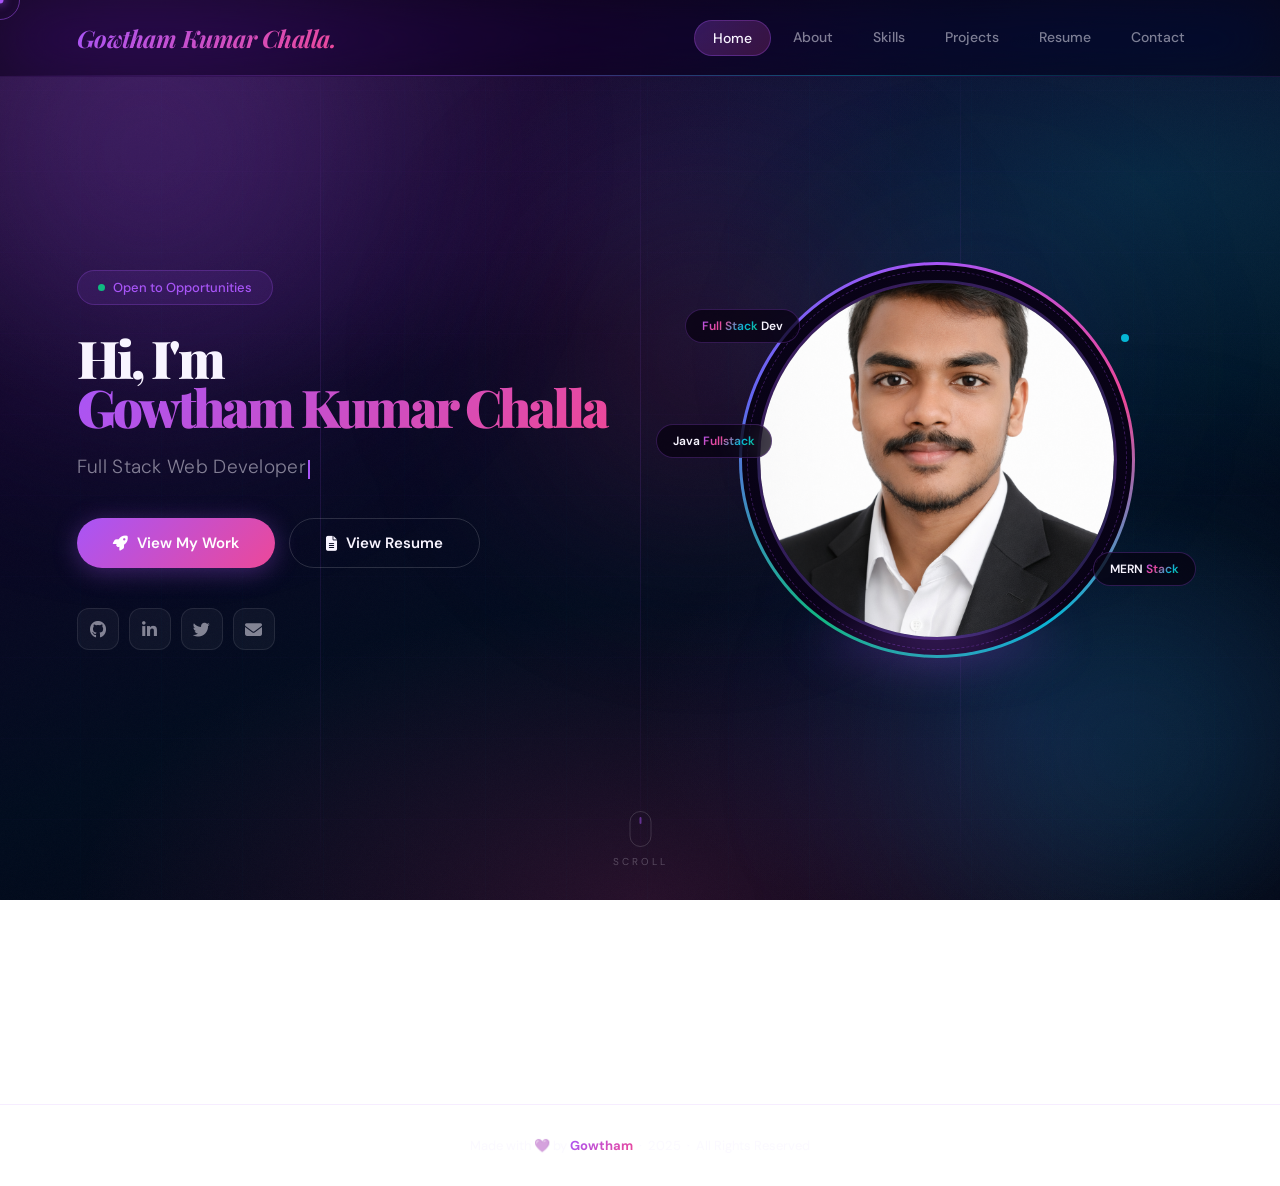
<file: index.html>
<!DOCTYPE html>
<html lang="en">
<head>
  <meta charset="UTF-8">
  <meta name="viewport" content="width=device-width, initial-scale=1.0">
  <title>Gowtham — Full Stack Developer</title>
  <link rel="stylesheet" href="style.css">
  <link href="https://fonts.googleapis.com/css2?family=Cormorant+Garamond:ital,wght@0,300;0,400;0,600;0,700;1,300;1,400&family=DM+Sans:wght@300;400;500;600;700&family=Playfair+Display:ital,wght@0,400;0,700;0,900;1,400&display=swap" rel="stylesheet">
  <link rel="stylesheet" href="https://cdnjs.cloudflare.com/ajax/libs/font-awesome/6.5.0/css/all.min.css">
</head>
<body>

<!-- CURSOR -->
<div class="cursor-dot"></div>
<div class="cursor-ring"></div>

<!-- SCROLL PROGRESS -->
<div class="progress-bar"></div>

<!-- AMBIENT ORBS -->
<div class="orb-field">
  <div class="orb orb-a"></div>
  <div class="orb orb-b"></div>
  <div class="orb orb-c"></div>
  <div class="orb orb-d"></div>
</div>

<!-- NAV -->
<nav>
  <a href="index.html" class="logo">Gowtham Kumar Challa.</a>
  <ul>
    <li><a href="index.html" class="active">Home</a></li>
    <li><a href="about.html">About</a></li>
    <li><a href="skills.html">Skills</a></li>
    <li><a href="projects.html">Projects</a></li>
    <li><a href="resume.html">Resume</a></li>
    <li><a href="contact.html">Contact</a></li>
  </ul>
  <div class="hamburger"><span></span><span></span><span></span></div>
</nav>

<!-- HERO -->
<section class="hero" style="position:relative; overflow:hidden;">
  <div class="hero-deco">
    <div class="hero-deco-line"></div>
    <div class="hero-deco-line"></div>
    <div class="hero-deco-line"></div>
  </div>

  <!-- LEFT -->
  <div class="hero-left">
    <div class="hero-badge"><span class="live-dot"></span> Open to Opportunities</div>

    <h1 class="hero-name">
      Hi, I'm
      <span class="g">Gowtham Kumar Challa</span>
    </h1>

    <p class="hero-role">
      <span class="hero-role-typing"></span>
    </p>

    <div class="hero-cta">
      <a href="projects.html" class="btn btn-p"><i class="fas fa-rocket"></i> View My Work</a>
      <a href="#" class="btn btn-s open-resume"><i class="fas fa-file-alt"></i> View Resume</a>
    </div>

    <div class="hero-social">
      <a href="https://github.com/Karthik22q" class="social-icon" title="GitHub"><i class="fab fa-github"></i></a>
      <a href="https://www.linkedin.com/in/gowtham-kumar-challa-b75982285/" class="social-icon" title="LinkedIn"><i class="fab fa-linkedin-in"></i></a>
      <a href="https://x.com/GowthamkumarCh2" class="social-icon" title="Twitter"><i class="fab fa-twitter"></i></a>
      <a href="challagowtham5559@gmail.com" class="social-icon" title="Email"><i class="fas fa-envelope"></i></a>
    </div>
  </div>

  <!-- RIGHT — PROFILE PIC -->
  <div class="hero-right">
    <div class="avatar-container">
      <div class="avatar-spin-ring"></div>
      <div class="avatar-spin-ring-2"></div>
      <div class="avatar-particle"></div>
      <div class="avatar-particle"></div>
      <div class="avatar-particle"></div>

      <div class="avatar-photo">
        <!-- Replace src with your photo: <img src="photo.jpg" alt="Gowtham"> -->
        <div class="avatar-initials"><img src="linkedin.png" alt=""></div>
      </div>
      <div class="avatar-glow"></div>

      <div class="avatar-label avatar-label-1"><span>Full Stack</span> Dev</div>
      <div class="avatar-label avatar-label-2">MERN <span>Stack</span></div>
      <div class="avatar-label avatar-label-3">Java <span>Fullstack</span></div>
    </div>
  </div>

  <!-- Scroll indicator -->
  <div class="scroll-ind" style="z-index:10;">
    <div class="scroll-mouse"><div class="scroll-wheel"></div></div>
    <span>scroll</span>
  </div>
</section>

<!-- STATS -->
<div class="stats-strip reveal">
  <div class="stat-gc reveal d1">
    <div class="stat-num" data-target="10" data-suffix="+">0+</div>
    <div class="stat-lbl">Projects Built</div>
  </div>
  <div class="stat-gc reveal d2">
    <div class="stat-num" data-target="6" data-suffix="+">0+</div>
    <div class="stat-lbl">Technologies</div>
  </div>
  <div class="stat-gc reveal d3">
    <div class="stat-num" data-target="500" data-suffix="+">0+</div>
    <div class="stat-lbl">Hours Coded</div>
  </div>
  <div class="stat-gc reveal d4">
    <div class="stat-num" data-target="100" data-suffix="%">0%</div>
    <div class="stat-lbl">Dedication</div>
  </div>
</div>

<!-- RESUME POPUP OVERLAY -->
<div id="resumeOverlay" class="resume-overlay">
  <div class="resume-modal">
    <div class="resume-modal-header">
      <div class="resume-modal-title"><span>Gowtham</span> — Resume</div>
      <div class="resume-modal-actions">
        <button id="resumeDownload" class="btn btn-gold" style="padding:10px 22px; font-size:13px;">
          <i class="fas fa-download"></i> Download
        </button>
        <button id="resumeClose" class="resume-close"><i class="fas fa-times"></i></button>
      </div>
    </div>

    <div class="resume-body">
      <div class="resume-doc">

        <!-- Header -->
        <div class="resume-header-section">
          <div class="resume-name-block">
            <h1><span>Gowtham</span></h1>
            <h2>Full Stack Developer &nbsp;·&nbsp; MERN Stack &nbsp;·&nbsp; Java Full Stack</h2>
            <div class="skill-tags" style="margin-top:12px;">
              <span class="stag sv">Fresher</span>
              <span class="stag sc">Available</span>
              <span class="stag sg">Open to Work</span>
            </div>
          </div>
          <div class="resume-contact-block">
            <p>
              📧 <a href="mailto:gowtham@email.com">gowtham@email.com</a><br>
              🔗 <a href="#">linkedin.com/in/gowtham</a><br>
              💻 <a href="#">github.com/gowtham</a><br>
              📱 +91 XXXXX XXXXX<br>
              📍 India
            </p>
          </div>
        </div>

        <!-- Objective -->
        <div class="resume-section">
          <div class="resume-section-title"><i class="fas fa-bullseye"></i> Objective</div>
          <p style="color:var(--muted);line-height:1.8;font-size:14px;font-weight:300;">
            Enthusiastic and self-driven Computer Science fresher with strong foundations in Full Stack Web Development.
            Proficient in MERN Stack, Java Full Stack, and modern frontend technologies. Passionate about building
            scalable and user-friendly web applications. Seeking an opportunity to apply my skills, grow professionally,
            and contribute meaningfully to a dynamic development team.
          </p>
        </div>

        <!-- Education -->
        <div class="resume-section">
          <div class="resume-section-title"><i class="fas fa-graduation-cap"></i> Education</div>
          <div class="resume-item">
            <div class="resume-item-header">
              <div class="resume-item-role">B.Tech — Computer Science & Engineering</div>
              <div class="resume-item-period">2021 – 2025</div>
            </div>
            <div class="resume-item-company">XYZ University, India</div>
            <div class="resume-item-desc" style="color:var(--muted);font-size:13px;">CGPA: 8.5 / 10 &nbsp;·&nbsp; Relevant coursework: Data Structures, DBMS, OS, Web Technologies, OOP with Java</div>
          </div>
        </div>

        <!-- Projects -->
        <div class="resume-section">
          <div class="resume-section-title"><i class="fas fa-code"></i> Projects</div>

          <div class="resume-item">
            <div class="resume-item-header">
              <div class="resume-item-role">Full Stack E-Commerce Platform</div>
              <div class="resume-item-period">2024</div>
            </div>
            <div class="resume-item-company">MERN Stack &nbsp;·&nbsp; Personal Project</div>
            <ul class="resume-item-desc">
              <li>Built a complete e-commerce web app with React.js, Node.js, Express.js, and MongoDB</li>
              <li>Implemented JWT authentication, cart management, and Razorpay payment integration</li>
              <li>Deployed on Vercel (frontend) and Render (backend) with CI/CD pipeline</li>
            </ul>
          </div>

          <div class="resume-item">
            <div class="resume-item-header">
              <div class="resume-item-role">Real-Time Task Manager</div>
              <div class="resume-item-period">2024</div>
            </div>
            <div class="resume-item-company">MERN + Socket.io &nbsp;·&nbsp; Academic Project</div>
            <ul class="resume-item-desc">
              <li>Developed a collaborative task management app with real-time updates using Socket.io</li>
              <li>Implemented drag-and-drop board, role-based access, and email notifications</li>
              <li>Used React Context + useReducer for state, REST API with Express.js backend</li>
            </ul>
          </div>

          <div class="resume-item">
            <div class="resume-item-header">
              <div class="resume-item-role">Blog Platform — Java Spring Boot</div>
              <div class="resume-item-period">2023</div>
            </div>
            <div class="resume-item-company">Java Full Stack &nbsp;·&nbsp; Personal Project</div>
            <ul class="resume-item-desc">
              <li>Created a full-featured blog platform with Spring Boot REST API and React.js frontend</li>
              <li>Used Spring Security + JWT for auth, MySQL for persistence, Hibernate ORM</li>
              <li>Implemented rich text editor, category filters, and comment system</li>
            </ul>
          </div>

          <div class="resume-item">
            <div class="resume-item-header">
              <div class="resume-item-role">Premium Developer Portfolio</div>
              <div class="resume-item-period">2025</div>
            </div>
            <div class="resume-item-company">HTML · CSS · JavaScript &nbsp;·&nbsp; Personal</div>
            <ul class="resume-item-desc">
              <li>Designed and built a stunning animated portfolio with glassmorphism and gradient effects</li>
              <li>Custom cursor, scroll animations, 3D tilt cards, typing effects, and magnetic buttons</li>
            </ul>
          </div>
        </div>

        <!-- Skills -->
        <div class="resume-section">
          <div class="resume-section-title"><i class="fas fa-layer-group"></i> Technical Skills</div>
          <div style="display:grid;grid-template-columns:1fr 1fr;gap:12px;font-size:13px;color:var(--muted);line-height:1.9;">
            <div>
              <strong style="color:var(--text);">Frontend:</strong><br>
              HTML5, CSS3, JavaScript ES6+, React.js, TypeScript, Tailwind CSS, Bootstrap, Redux
            </div>
            <div>
              <strong style="color:var(--text);">Backend:</strong><br>
              Node.js, Express.js, Java, Spring Boot, Spring Security, REST APIs, GraphQL
            </div>
            <div>
              <strong style="color:var(--text);">Database:</strong><br>
              MongoDB, MySQL, PostgreSQL, Mongoose, Hibernate
            </div>
            <div>
              <strong style="color:var(--text);">Tools & Others:</strong><br>
              Git, GitHub, Figma, Postman, VS Code, Docker (basics), Vercel, Render
            </div>
          </div>
        </div>

        <!-- Certifications -->
        <div class="resume-section">
          <div class="resume-section-title"><i class="fas fa-certificate"></i> Certifications</div>
          <div class="resume-skills-row">
            <span class="stag sv">Full Stack Web Dev — Udemy</span>
            <span class="stag sc">Java DSA — GeeksForGeeks</span>
            <span class="stag sp">UI/UX Fundamentals — Coursera</span>
            <span class="stag sg">React.js — Scrimba</span>
            <span class="stag so">MongoDB — M001 Atlas</span>
          </div>
        </div>

      </div><!-- /resume-doc -->
    </div><!-- /resume-body -->
  </div><!-- /resume-modal -->
</div><!-- /resume-overlay -->

<footer>Made with 💜 by <span class="hl">Gowtham</span> &nbsp;·&nbsp; 2025 &nbsp;·&nbsp; All Rights Reserved</footer>

<script src="script.js"></script>
</body>
</html>
</file>
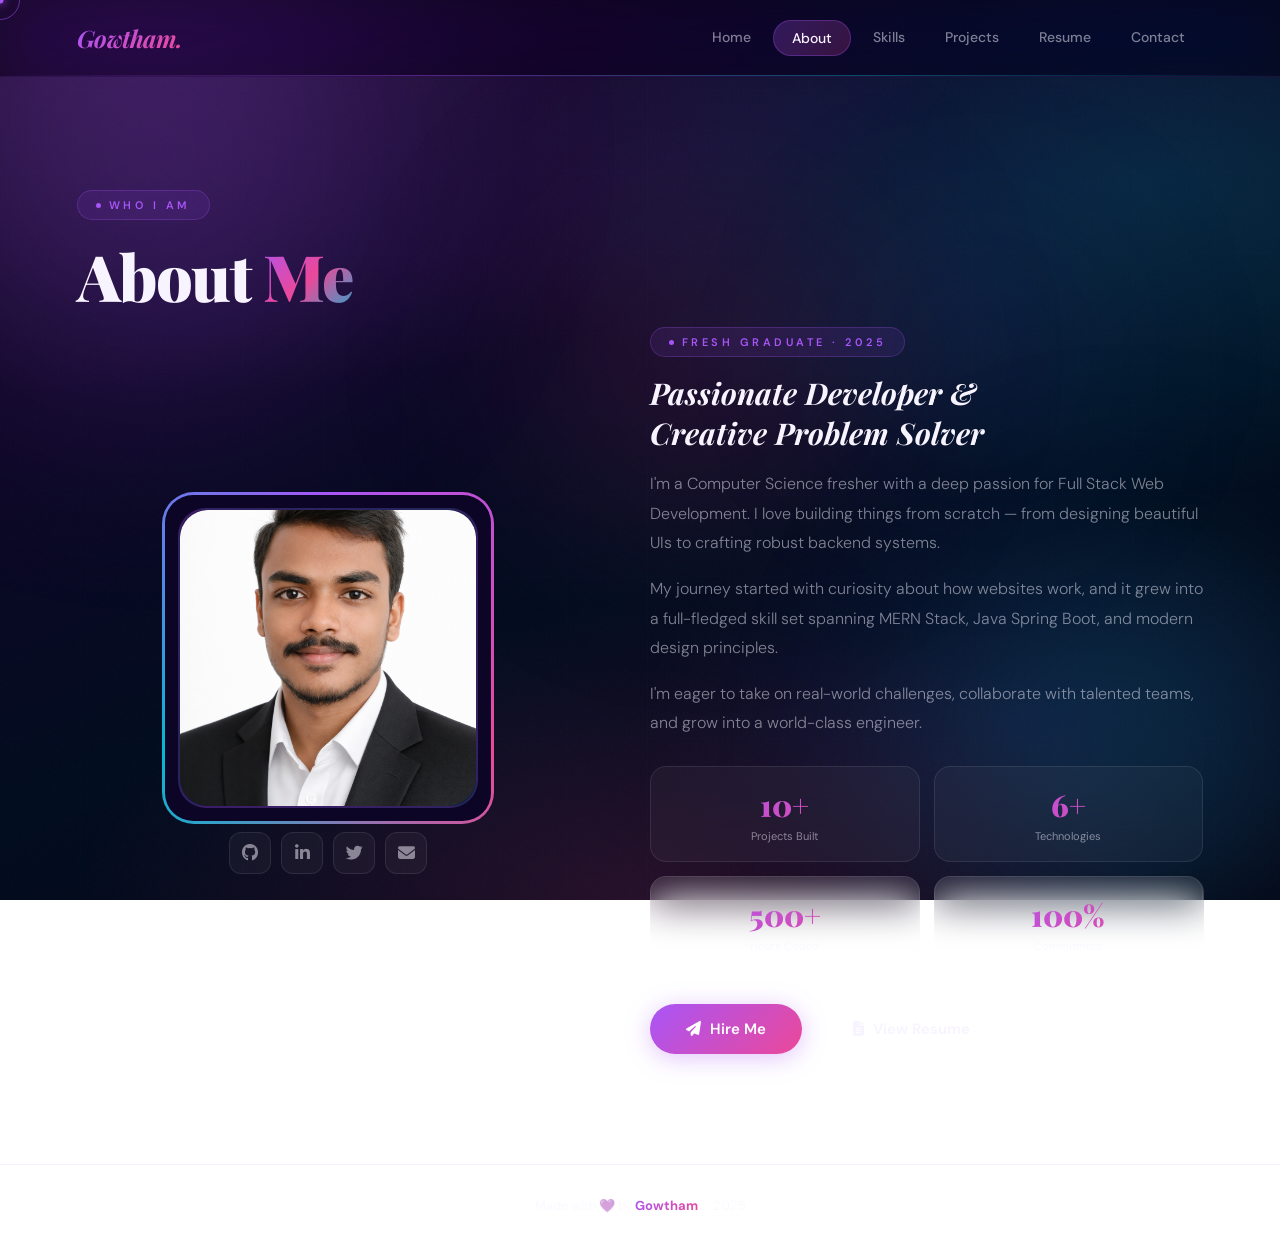
<file: about.html>
<!DOCTYPE html>
<html lang="en">
<head>
  <meta charset="UTF-8"><meta name="viewport" content="width=device-width, initial-scale=1.0">
  <title>About — Gowtham</title>
  <link rel="stylesheet" href="style.css">
  <link href="https://fonts.googleapis.com/css2?family=Cormorant+Garamond:ital,wght@0,300;0,400;0,600;0,700;1,300;1,400&family=DM+Sans:wght@300;400;500;600;700&family=Playfair+Display:ital,wght@0,400;0,700;0,900;1,400&display=swap" rel="stylesheet">
  <link rel="stylesheet" href="https://cdnjs.cloudflare.com/ajax/libs/font-awesome/6.5.0/css/all.min.css">
</head>
<body>
<div class="cursor-dot"></div><div class="cursor-ring"></div><div class="progress-bar"></div>
<div class="orb-field"><div class="orb orb-a"></div><div class="orb orb-b"></div><div class="orb orb-c"></div><div class="orb orb-d"></div></div>

<nav>
  <a href="index.html" class="logo">Gowtham.</a>
  <ul>
    <li><a href="index.html">Home</a></li><li><a href="about.html" class="active">About</a></li>
    <li><a href="skills.html">Skills</a></li><li><a href="projects.html">Projects</a></li>
    <li><a href="resume.html">Resume</a></li><li><a href="contact.html">Contact</a></li>
  </ul>
  <div class="hamburger"><span></span><span></span><span></span></div>
</nav>

<div class="page-wrapper">
  <section class="section">
    <div class="section-tag reveal">Who I Am</div>
    <h1 class="section-title reveal d1">About <span class="g">Me</span></h1>

    <div class="about-grid">
      <div class="about-avatar-wrap reveal-l d2">
        <div class="about-avatar-box">
          <div class="about-photo-ring"></div>
          <div class="about-photo">
            <!-- Replace with: <img src="photo.jpg" alt="Gowtham"> -->
            <img src="./linkedin.png" alt="Gowtham">
          </div>
        </div>
        <div class="about-social">
          <a href="#" class="social-icon"><i class="fab fa-github"></i></a>
          <a href="#" class="social-icon"><i class="fab fa-linkedin-in"></i></a>
          <a href="#" class="social-icon"><i class="fab fa-twitter"></i></a>
          <a href="mailto:gowtham@email.com" class="social-icon"><i class="fas fa-envelope"></i></a>
        </div>
      </div>

      <div class="reveal-r d2">
        <div class="section-tag" style="margin-bottom:16px;">Fresh Graduate · 2025</div>
        <div class="about-text">
          <h3>Passionate Developer &<br><em>Creative Problem Solver</em></h3>
          <p>I'm a Computer Science fresher with a deep passion for Full Stack Web Development. I love building things from scratch — from designing beautiful UIs to crafting robust backend systems.</p>
          <p>My journey started with curiosity about how websites work, and it grew into a full-fledged skill set spanning MERN Stack, Java Spring Boot, and modern design principles.</p>
          <p>I'm eager to take on real-world challenges, collaborate with talented teams, and grow into a world-class engineer.</p>
        </div>
        <div class="about-stats">
          <div class="about-stat reveal d3"><div class="about-stat-n">10+</div><div class="about-stat-l">Projects Built</div></div>
          <div class="about-stat reveal d4"><div class="about-stat-n">6+</div><div class="about-stat-l">Technologies</div></div>
          <div class="about-stat reveal d5"><div class="about-stat-n">500+</div><div class="about-stat-l">Hours Coded</div></div>
          <div class="about-stat reveal d6"><div class="about-stat-n">100%</div><div class="about-stat-l">Commitment</div></div>
        </div>
        <div style="margin-top:32px;display:flex;gap:14px;flex-wrap:wrap;">
          <a href="contact.html" class="btn btn-p"><i class="fas fa-paper-plane"></i> Hire Me</a>
          <a href="resume.html" class="btn btn-s open-resume"><i class="fas fa-file-alt"></i> View Resume</a>
        </div>
      </div>
    </div>
  </section>
</div>

<!-- Resume popup (same) -->
<div id="resumeOverlay" class="resume-overlay">
  <div class="resume-modal">
    <div class="resume-modal-header">
      <div class="resume-modal-title"><span>Gowtham</span> — Resume</div>
      <div class="resume-modal-actions">
        <button id="resumeDownload" class="btn btn-gold" style="padding:10px 22px;font-size:13px;"><i class="fas fa-download"></i> Download</button>
        <button id="resumeClose" class="resume-close"><i class="fas fa-times"></i></button>
      </div>
    </div>
    <div class="resume-body">
      <div class="resume-doc" style="text-align:center;padding:60px 40px;">
        <p style="color:var(--muted);font-size:15px;">Full resume preview available on the <a href="resume.html" style="color:var(--violet);">Resume page</a>.</p>
        <div style="margin-top:24px;">
          <a href="resume.html" class="btn btn-p"><i class="fas fa-eye"></i> Open Resume Page</a>
        </div>
      </div>
    </div>
  </div>
</div>

<footer>Made with 💜 by <span class="hl">Gowtham</span> &nbsp;·&nbsp; 2025</footer>
<script src="script.js"></script>
</body>
</html>
</file>
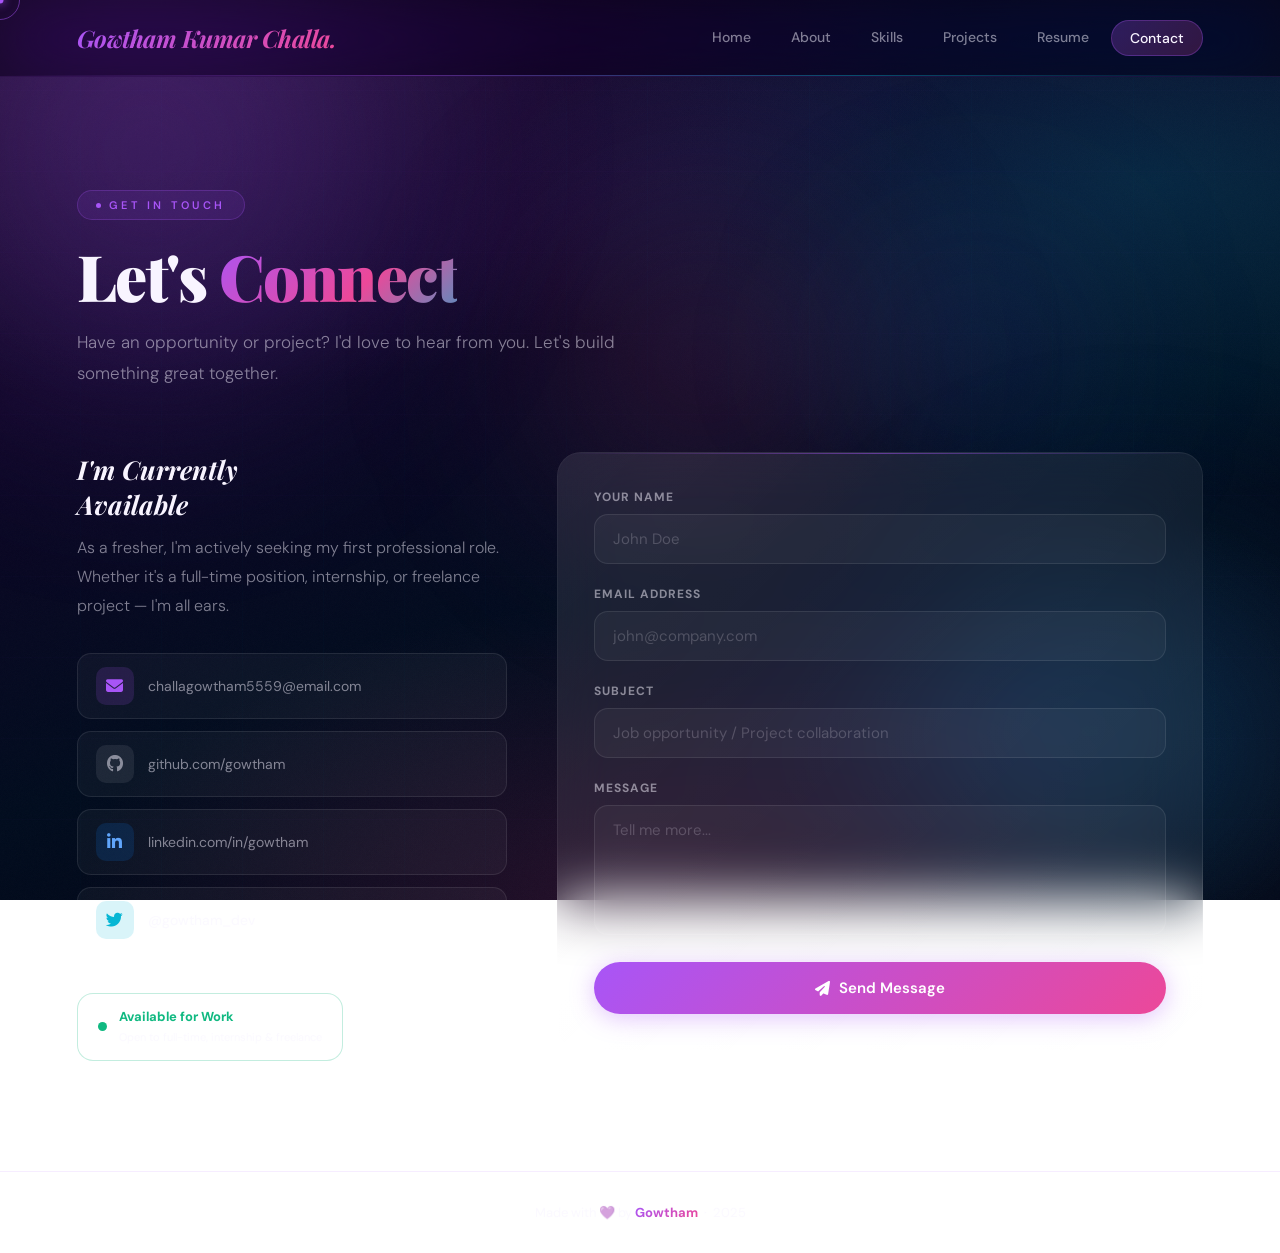
<file: contact.html>
<!DOCTYPE html>
<html lang="en">
<head>
  <meta charset="UTF-8"><meta name="viewport" content="width=device-width, initial-scale=1.0">
  <title>Contact — Gowtham</title>
  <link rel="stylesheet" href="style.css">
  <link href="https://fonts.googleapis.com/css2?family=Cormorant+Garamond:ital,wght@0,300;0,400;0,600;0,700;1,300;1,400&family=DM+Sans:wght@300;400;500;600;700&family=Playfair+Display:ital,wght@0,400;0,700;0,900;1,400&display=swap" rel="stylesheet">
  <link rel="stylesheet" href="https://cdnjs.cloudflare.com/ajax/libs/font-awesome/6.5.0/css/all.min.css">
</head>
<body>
<div class="cursor-dot"></div><div class="cursor-ring"></div><div class="progress-bar"></div>
<div class="orb-field"><div class="orb orb-a"></div><div class="orb orb-b"></div><div class="orb orb-c"></div><div class="orb orb-d"></div></div>

<nav>
  <a href="index.html" class="logo">Gowtham Kumar Challa.</a>
  <ul>
    <li><a href="index.html">Home</a></li><li><a href="about.html">About</a></li>
    <li><a href="skills.html">Skills</a></li><li><a href="projects.html">Projects</a></li>
    <li><a href="resume.html">Resume</a></li><li><a href="contact.html" class="active">Contact</a></li>
  </ul>
  <div class="hamburger"><span></span><span></span><span></span></div>
</nav>

<div class="page-wrapper">
  <section class="section">
    <div class="section-tag reveal">Get In Touch</div>
    <h1 class="section-title reveal d1">Let's <span class="g">Connect</span></h1>
    <p class="section-sub reveal d2">Have an opportunity or project? I'd love to hear from you. Let's build something great together.</p>

    <div class="contact-grid">
      <div class="reveal-l d2">
        <div class="contact-info">
          <h3>I'm Currently<br><em>Available</em></h3>
          <p>As a fresher, I'm actively seeking my first professional role. Whether it's a full-time position, internship, or freelance project — I'm all ears.</p>
        </div>

        <a href="challagowtham5559@email.com" class="contact-link">
          <div class="contact-link-icon" style="background:rgba(168,85,247,.15);"><i class="fas fa-envelope" style="color:var(--violet);"></i></div>
          challagowtham5559@email.com
        </a>
        <a href="https://github.com/Karthik22q" target="_blank" class="contact-link">
          <div class="contact-link-icon" style="background:rgba(255,255,255,.08);"><i class="fab fa-github"></i></div>
          github.com/gowtham
        </a>
        <a href="https://www.linkedin.com/in/gowtham-kumar-challa-b75982285/" target="_blank" class="contact-link">
          <div class="contact-link-icon" style="background:rgba(10,102,194,.2);"><i class="fab fa-linkedin-in" style="color:#60a5fa;"></i></div>
          linkedin.com/in/gowtham
        </a>
        <a href="https://x.com/GowthamkumarCh2" target="_blank" class="contact-link">
          <div class="contact-link-icon" style="background:rgba(6,182,212,.15);"><i class="fab fa-twitter" style="color:var(--cyan);"></i></div>
          @gowtham_dev
        </a>

        <div class="avail-badge">
          <div class="avail-dot"></div>
          <div class="avail-text">
            <strong>Available for Work</strong>
            <span>Open to full-time, internship & freelance</span>
          </div>
        </div>
      </div>

      <div class="contact-form-card reveal-r d3">
        <form id="contactForm">
          <div class="form-group">
            <label class="form-label">Your Name</label>
            <input type="text" class="form-input" placeholder="John Doe" required>
          </div>
          <div class="form-group">
            <label class="form-label">Email Address</label>
            <input type="email" class="form-input" placeholder="john@company.com" required>
          </div>
          <div class="form-group">
            <label class="form-label">Subject</label>
            <input type="text" class="form-input" placeholder="Job opportunity / Project collaboration">
          </div>
          <div class="form-group">
            <label class="form-label">Message</label>
            <textarea class="form-input" placeholder="Tell me more..."></textarea>
          </div>
          <button type="submit" class="btn btn-p" style="width:100%;justify-content:center;padding:16px;">
            <i class="fas fa-paper-plane"></i> Send Message
          </button>
        </form>
      </div>
    </div>
  </section>
</div>

<footer>Made with 💜 by <span class="hl">Gowtham</span> &nbsp;·&nbsp; 2025</footer>
<script src="script.js"></script>
</body>
</html>
</file>
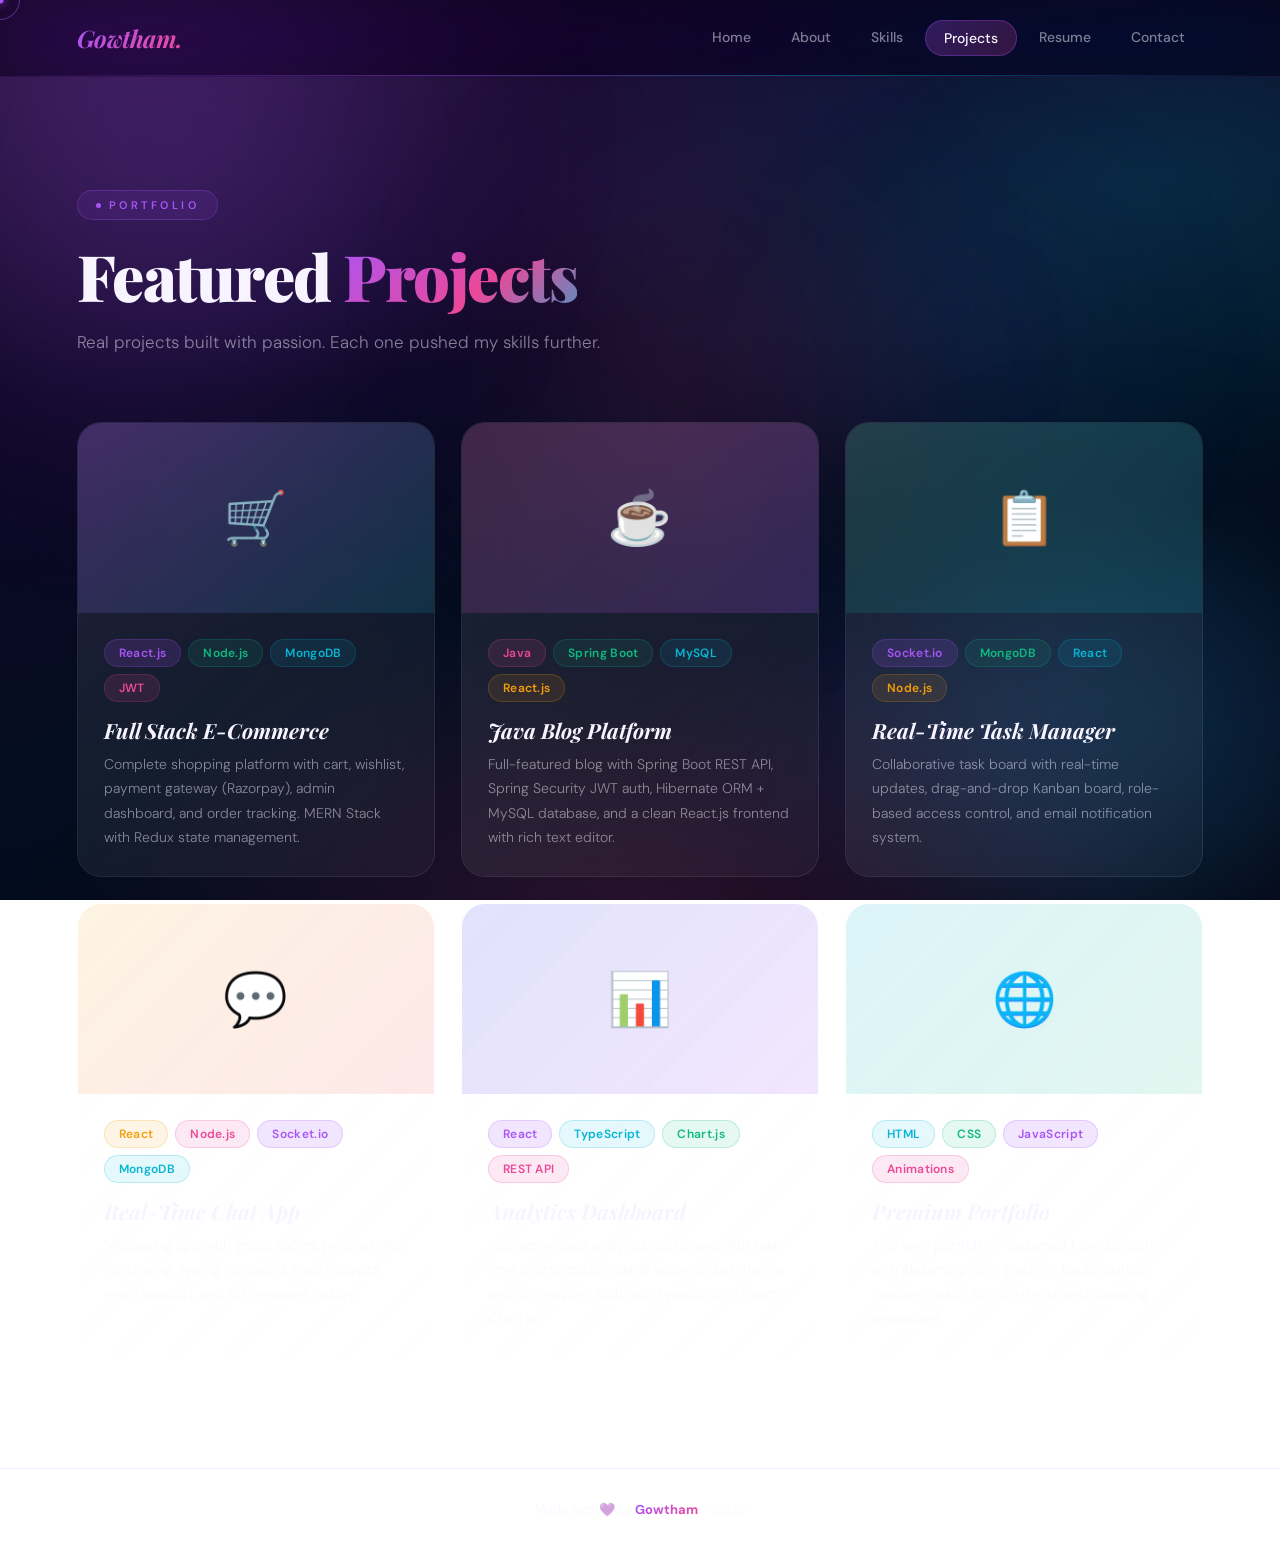
<file: projects.html>
<!DOCTYPE html>
<html lang="en">
<head>
  <meta charset="UTF-8"><meta name="viewport" content="width=device-width, initial-scale=1.0">
  <title>Projects — Gowtham</title>
  <link rel="stylesheet" href="style.css">
  <link href="https://fonts.googleapis.com/css2?family=Cormorant+Garamond:ital,wght@0,300;0,400;0,600;0,700;1,300;1,400&family=DM+Sans:wght@300;400;500;600;700&family=Playfair+Display:ital,wght@0,400;0,700;0,900;1,400&display=swap" rel="stylesheet">
  <link rel="stylesheet" href="https://cdnjs.cloudflare.com/ajax/libs/font-awesome/6.5.0/css/all.min.css">
</head>
<body>
<div class="cursor-dot"></div><div class="cursor-ring"></div><div class="progress-bar"></div>
<div class="orb-field"><div class="orb orb-a"></div><div class="orb orb-b"></div><div class="orb orb-c"></div><div class="orb orb-d"></div></div>

<nav>
  <a href="index.html" class="logo">Gowtham.</a>
  <ul>
    <li><a href="index.html">Home</a></li><li><a href="about.html">About</a></li>
    <li><a href="skills.html">Skills</a></li><li><a href="projects.html" class="active">Projects</a></li>
    <li><a href="resume.html">Resume</a></li><li><a href="contact.html">Contact</a></li>
  </ul>
  <div class="hamburger"><span></span><span></span><span></span></div>
</nav>

<div class="page-wrapper">
  <section class="section">
    <div class="section-tag reveal">Portfolio</div>
    <h1 class="section-title reveal d1">Featured <span class="g">Projects</span></h1>
    <p class="section-sub reveal d2">Real projects built with passion. Each one pushed my skills further.</p>

    <div class="projects-grid">

      <div class="project-card reveal d1">
        <div class="project-thumb" style="background:linear-gradient(135deg,rgba(168,85,247,.2),rgba(6,182,212,.15));">
          🛒
          <div class="project-thumb-overlay"><div class="proj-links"><a href="#" class="proj-link">🔗 Live</a><a href="#" class="proj-link"><i class="fab fa-github"></i> Code</a></div></div>
        </div>
        <div class="project-body">
          <div class="project-tags"><span class="stag sv">React.js</span><span class="stag sg">Node.js</span><span class="stag sc">MongoDB</span><span class="stag sp">JWT</span></div>
          <h3 class="project-title">Full Stack E-Commerce</h3>
          <p class="project-desc">Complete shopping platform with cart, wishlist, payment gateway (Razorpay), admin dashboard, and order tracking. MERN Stack with Redux state management.</p>
        </div>
      </div>

      <div class="project-card reveal d2">
        <div class="project-thumb" style="background:linear-gradient(135deg,rgba(236,72,153,.15),rgba(168,85,247,.2));">
          ☕
          <div class="project-thumb-overlay"><div class="proj-links"><a href="#" class="proj-link">🔗 Live</a><a href="#" class="proj-link"><i class="fab fa-github"></i> Code</a></div></div>
        </div>
        <div class="project-body">
          <div class="project-tags"><span class="stag sp">Java</span><span class="stag sg">Spring Boot</span><span class="stag sc">MySQL</span><span class="stag so">React.js</span></div>
          <h3 class="project-title">Java Blog Platform</h3>
          <p class="project-desc">Full-featured blog with Spring Boot REST API, Spring Security JWT auth, Hibernate ORM + MySQL database, and a clean React.js frontend with rich text editor.</p>
        </div>
      </div>

      <div class="project-card reveal d3">
        <div class="project-thumb" style="background:linear-gradient(135deg,rgba(16,185,129,.15),rgba(6,182,212,.15));">
          📋
          <div class="project-thumb-overlay"><div class="proj-links"><a href="#" class="proj-link">🔗 Live</a><a href="#" class="proj-link"><i class="fab fa-github"></i> Code</a></div></div>
        </div>
        <div class="project-body">
          <div class="project-tags"><span class="stag sv">Socket.io</span><span class="stag sg">MongoDB</span><span class="stag sc">React</span><span class="stag so">Node.js</span></div>
          <h3 class="project-title">Real-Time Task Manager</h3>
          <p class="project-desc">Collaborative task board with real-time updates, drag-and-drop Kanban board, role-based access control, and email notification system.</p>
        </div>
      </div>

      <div class="project-card reveal d1">
        <div class="project-thumb" style="background:linear-gradient(135deg,rgba(245,158,11,.12),rgba(239,68,68,.12));">
          💬
          <div class="project-thumb-overlay"><div class="proj-links"><a href="#" class="proj-link">🔗 Live</a><a href="#" class="proj-link"><i class="fab fa-github"></i> Code</a></div></div>
        </div>
        <div class="project-body">
          <div class="project-tags"><span class="stag so">React</span><span class="stag sp">Node.js</span><span class="stag sv">Socket.io</span><span class="stag sc">MongoDB</span></div>
          <h3 class="project-title">Real-Time Chat App</h3>
          <p class="project-desc">Messaging app with group rooms, private DMs, file sharing, typing indicators, read receipts, emoji support, and full message history.</p>
        </div>
      </div>

      <div class="project-card reveal d2">
        <div class="project-thumb" style="background:linear-gradient(135deg,rgba(99,102,241,.2),rgba(168,85,247,.15));">
          📊
          <div class="project-thumb-overlay"><div class="proj-links"><a href="#" class="proj-link">🔗 Live</a><a href="#" class="proj-link"><i class="fab fa-github"></i> Code</a></div></div>
        </div>
        <div class="project-body">
          <div class="project-tags"><span class="stag sv">React</span><span class="stag sc">TypeScript</span><span class="stag sg">Chart.js</span><span class="stag sp">REST API</span></div>
          <h3 class="project-title">Analytics Dashboard</h3>
          <p class="project-desc">Interactive data analytics dashboard with real-time charts, customizable widgets, dark theme, and CSV export. Built with TypeScript + React + Chart.js.</p>
        </div>
      </div>

      <div class="project-card reveal d3">
        <div class="project-thumb" style="background:linear-gradient(135deg,rgba(6,182,212,.15),rgba(16,185,129,.12));">
          🌐
          <div class="project-thumb-overlay"><div class="proj-links"><a href="#" class="proj-link">🔗 Live</a><a href="#" class="proj-link"><i class="fab fa-github"></i> Code</a></div></div>
        </div>
        <div class="project-body">
          <div class="project-tags"><span class="stag sc">HTML</span><span class="stag sg">CSS</span><span class="stag sv">JavaScript</span><span class="stag sp">Animations</span></div>
          <h3 class="project-title">Premium Portfolio</h3>
          <p class="project-desc">This very portfolio — designed from scratch with glassmorphism, gradient backgrounds, custom cursor, 3D tilt effects, and stunning animations.</p>
        </div>
      </div>

    </div>
  </section>
</div>

<footer>Made with 💜 by <span class="hl">Gowtham</span> &nbsp;·&nbsp; 2025</footer>
<script src="script.js"></script>
</body>
</html>
</file>
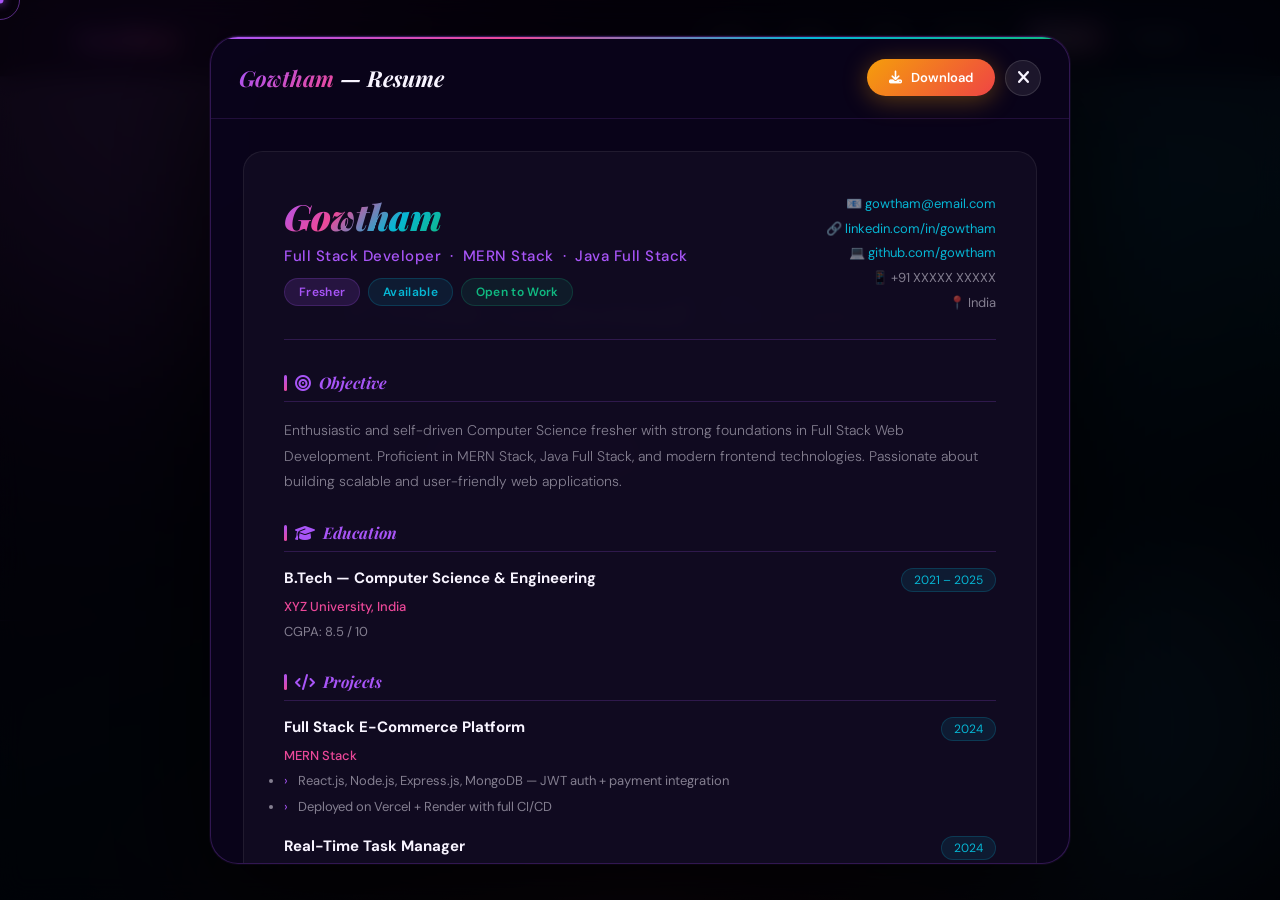
<file: resume.html>
<!DOCTYPE html>
<html lang="en">
<head>
  <meta charset="UTF-8">
  <meta name="viewport" content="width=device-width, initial-scale=1.0">
  <title>Resume — Gowtham</title>
  <link rel="stylesheet" href="style.css">
  <link href="https://fonts.googleapis.com/css2?family=Cormorant+Garamond:ital,wght@0,300;0,400;0,600;0,700;1,300;1,400&family=DM+Sans:wght@300;400;500;600;700&family=Playfair+Display:ital,wght@0,400;0,700;0,900;1,400&display=swap" rel="stylesheet">
  <link rel="stylesheet" href="https://cdnjs.cloudflare.com/ajax/libs/font-awesome/6.5.0/css/all.min.css">
</head>
<body>

<div class="cursor-dot"></div>
<div class="cursor-ring"></div>
<div class="progress-bar"></div>
<div class="orb-field">
  <div class="orb orb-a"></div><div class="orb orb-b"></div>
  <div class="orb orb-c"></div><div class="orb orb-d"></div>
</div>

<nav>
  <a href="index.html" class="logo">Gowtham.</a>
  <ul>
    <li><a href="index.html">Home</a></li>
    <li><a href="about.html">About</a></li>
    <li><a href="skills.html">Skills</a></li>
    <li><a href="projects.html">Projects</a></li>
    <li><a href="resume.html" class="active">Resume</a></li>
    <li><a href="contact.html">Contact</a></li>
  </ul>
  <div class="hamburger"><span></span><span></span><span></span></div>
</nav>

<div class="page-wrapper">
  <section class="section" style="min-height:60vh; display:flex; flex-direction:column; align-items:center; justify-content:center; text-align:center;">
    <div class="section-tag reveal">My Resume</div>
    <h1 class="section-title reveal d1">Professional <span class="g">Resume</span></h1>
    <p class="section-sub reveal d2" style="margin:0 auto 40px;">
      Click the button below to preview and download my resume.
    </p>
    <div class="reveal d3" style="display:flex;gap:16px;flex-wrap:wrap;justify-content:center;">
      <button class="btn btn-p open-resume"><i class="fas fa-eye"></i> Preview Resume</button>
      <a href="index.html" class="btn btn-s"><i class="fas fa-arrow-left"></i> Back to Home</a>
    </div>
  </section>
</div>

<!-- RESUME POPUP (same as index) -->
<div id="resumeOverlay" class="resume-overlay">
  <div class="resume-modal">
    <div class="resume-modal-header">
      <div class="resume-modal-title"><span>Gowtham</span> — Resume</div>
      <div class="resume-modal-actions">
        <button id="resumeDownload" class="btn btn-gold" style="padding:10px 22px;font-size:13px;"><i class="fas fa-download"></i> Download</button>
        <button id="resumeClose" class="resume-close"><i class="fas fa-times"></i></button>
      </div>
    </div>
    <div class="resume-body">
      <div class="resume-doc">
        <div class="resume-header-section">
          <div class="resume-name-block">
            <h1><span>Gowtham</span></h1>
            <h2>Full Stack Developer &nbsp;·&nbsp; MERN Stack &nbsp;·&nbsp; Java Full Stack</h2>
            <div class="skill-tags" style="margin-top:12px;">
              <span class="stag sv">Fresher</span>
              <span class="stag sc">Available</span>
              <span class="stag sg">Open to Work</span>
            </div>
          </div>
          <div class="resume-contact-block">
            <p>📧 <a href="mailto:gowtham@email.com">gowtham@email.com</a><br>🔗 <a href="#">linkedin.com/in/gowtham</a><br>💻 <a href="#">github.com/gowtham</a><br>📱 +91 XXXXX XXXXX<br>📍 India</p>
          </div>
        </div>
        <div class="resume-section">
          <div class="resume-section-title"><i class="fas fa-bullseye"></i> Objective</div>
          <p style="color:var(--muted);line-height:1.8;font-size:14px;font-weight:300;">Enthusiastic and self-driven Computer Science fresher with strong foundations in Full Stack Web Development. Proficient in MERN Stack, Java Full Stack, and modern frontend technologies. Passionate about building scalable and user-friendly web applications.</p>
        </div>
        <div class="resume-section">
          <div class="resume-section-title"><i class="fas fa-graduation-cap"></i> Education</div>
          <div class="resume-item">
            <div class="resume-item-header">
              <div class="resume-item-role">B.Tech — Computer Science & Engineering</div>
              <div class="resume-item-period">2021 – 2025</div>
            </div>
            <div class="resume-item-company">XYZ University, India</div>
            <div class="resume-item-desc" style="color:var(--muted);font-size:13px;">CGPA: 8.5 / 10</div>
          </div>
        </div>
        <div class="resume-section">
          <div class="resume-section-title"><i class="fas fa-code"></i> Projects</div>
          <div class="resume-item">
            <div class="resume-item-header"><div class="resume-item-role">Full Stack E-Commerce Platform</div><div class="resume-item-period">2024</div></div>
            <div class="resume-item-company">MERN Stack</div>
            <ul class="resume-item-desc"><li>React.js, Node.js, Express.js, MongoDB — JWT auth + payment integration</li><li>Deployed on Vercel + Render with full CI/CD</li></ul>
          </div>
          <div class="resume-item">
            <div class="resume-item-header"><div class="resume-item-role">Real-Time Task Manager</div><div class="resume-item-period">2024</div></div>
            <div class="resume-item-company">MERN + Socket.io</div>
            <ul class="resume-item-desc"><li>Real-time collaboration, drag-and-drop, role-based access control</li></ul>
          </div>
          <div class="resume-item">
            <div class="resume-item-header"><div class="resume-item-role">Blog Platform — Java Spring Boot</div><div class="resume-item-period">2023</div></div>
            <div class="resume-item-company">Java Full Stack</div>
            <ul class="resume-item-desc"><li>Spring Boot + React.js + MySQL — Spring Security JWT auth</li></ul>
          </div>
        </div>
        <div class="resume-section">
          <div class="resume-section-title"><i class="fas fa-layer-group"></i> Technical Skills</div>
          <div class="resume-skills-row">
            <span class="stag sv">React.js</span><span class="stag sv">Node.js</span><span class="stag sv">Express.js</span>
            <span class="stag sc">MongoDB</span><span class="stag sc">MySQL</span>
            <span class="stag sp">Java</span><span class="stag sp">Spring Boot</span>
            <span class="stag sg">JavaScript</span><span class="stag sg">TypeScript</span>
            <span class="stag so">Tailwind CSS</span><span class="stag so">Git/GitHub</span><span class="stag so">Figma</span>
          </div>
        </div>
        <div class="resume-section">
          <div class="resume-section-title"><i class="fas fa-certificate"></i> Certifications</div>
          <div class="resume-skills-row">
            <span class="stag sv">Full Stack — Udemy</span>
            <span class="stag sc">Java DSA — GFG</span>
            <span class="stag sp">UI/UX — Coursera</span>
            <span class="stag sg">React — Scrimba</span>
          </div>
        </div>
      </div>
    </div>
  </div>
</div>

<footer>Made with 💜 by <span class="hl">Gowtham</span> &nbsp;·&nbsp; 2025</footer>
<script src="script.js"></script>
<script>
  // Auto-open popup on this page after slight delay
  window.addEventListener('load', () => {
    setTimeout(() => {
      const overlay = document.getElementById('resumeOverlay');
      if(overlay) { overlay.classList.add('open'); document.body.style.overflow='hidden'; }
    }, 600);
  });
</script>
</body>
</html>
</file>
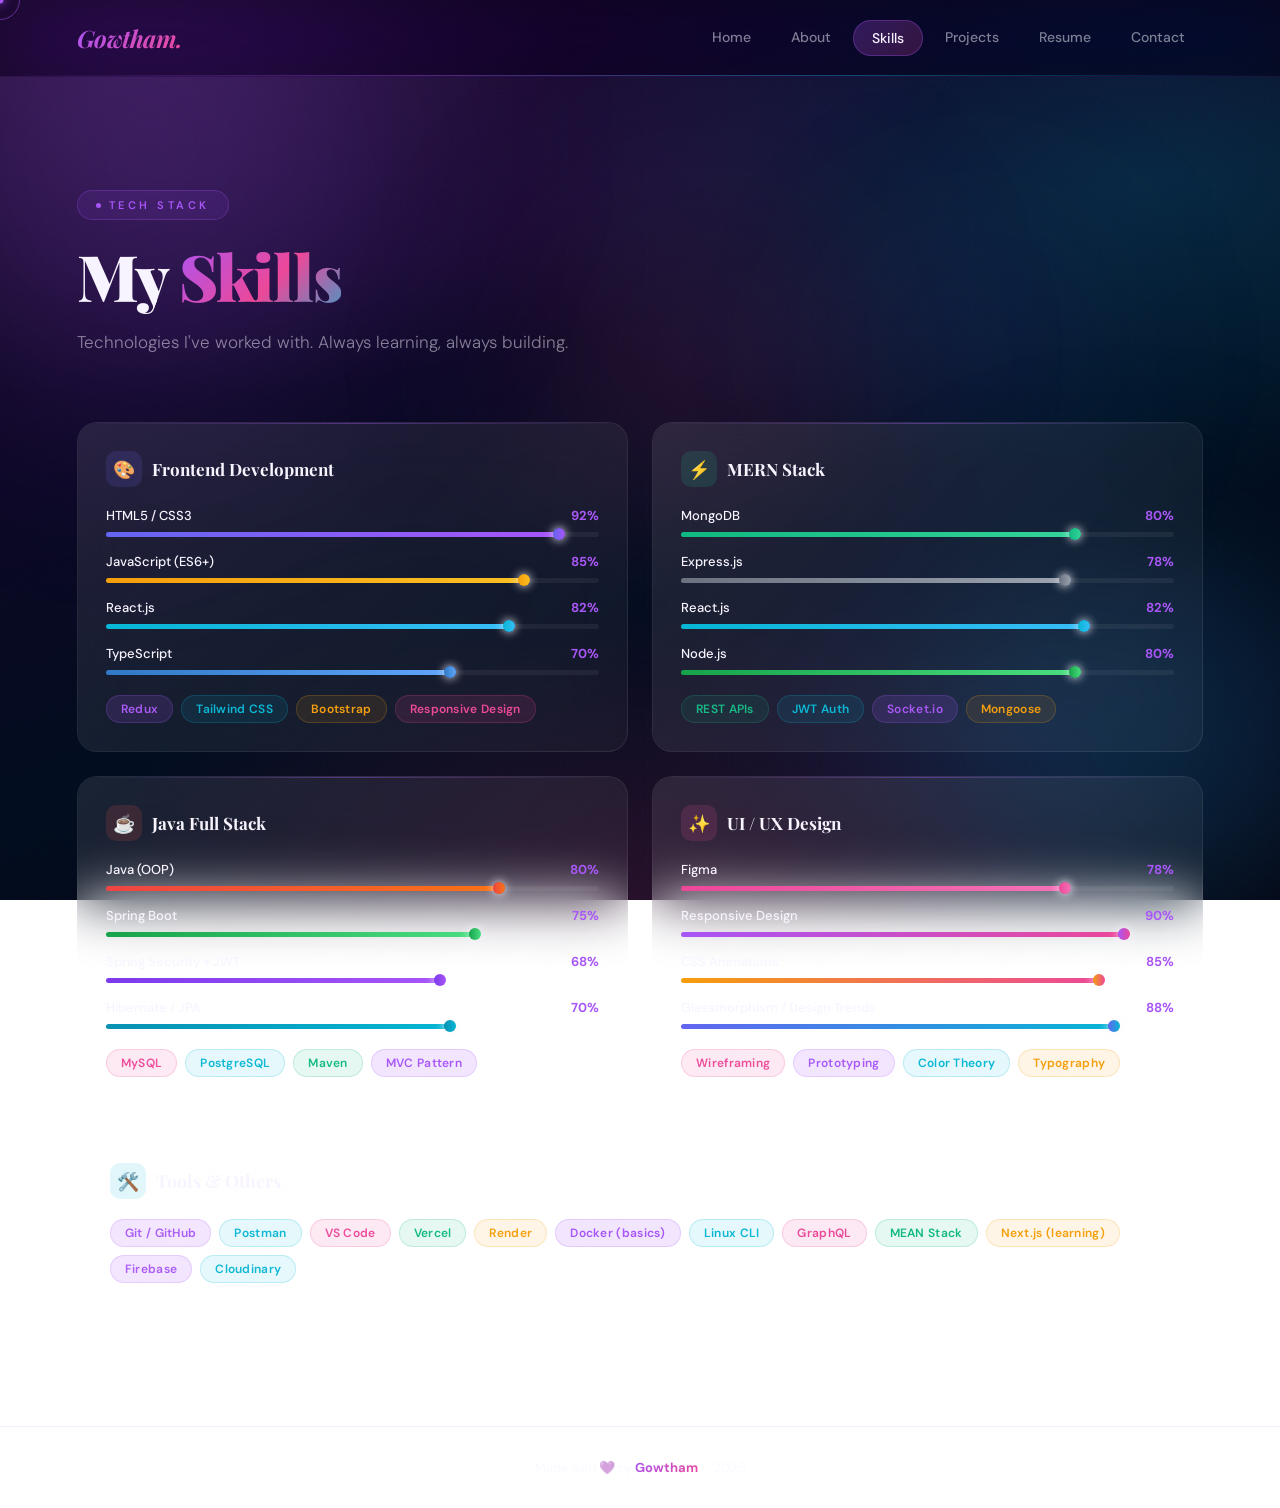
<file: skills.html>
<!DOCTYPE html>
<html lang="en">
<head>
  <meta charset="UTF-8"><meta name="viewport" content="width=device-width, initial-scale=1.0">
  <title>Skills — Gowtham</title>
  <link rel="stylesheet" href="style.css">
  <link href="https://fonts.googleapis.com/css2?family=Cormorant+Garamond:ital,wght@0,300;0,400;0,600;0,700;1,300;1,400&family=DM+Sans:wght@300;400;500;600;700&family=Playfair+Display:ital,wght@0,400;0,700;0,900;1,400&display=swap" rel="stylesheet">
  <link rel="stylesheet" href="https://cdnjs.cloudflare.com/ajax/libs/font-awesome/6.5.0/css/all.min.css">
</head>
<body>
<div class="cursor-dot"></div><div class="cursor-ring"></div><div class="progress-bar"></div>
<div class="orb-field"><div class="orb orb-a"></div><div class="orb orb-b"></div><div class="orb orb-c"></div><div class="orb orb-d"></div></div>

<nav>
  <a href="index.html" class="logo">Gowtham.</a>
  <ul>
    <li><a href="index.html">Home</a></li><li><a href="about.html">About</a></li>
    <li><a href="skills.html" class="active">Skills</a></li><li><a href="projects.html">Projects</a></li>
    <li><a href="resume.html">Resume</a></li><li><a href="contact.html">Contact</a></li>
  </ul>
  <div class="hamburger"><span></span><span></span><span></span></div>
</nav>

<div class="page-wrapper">
  <section class="section">
    <div class="section-tag reveal">Tech Stack</div>
    <h1 class="section-title reveal d1">My <span class="g">Skills</span></h1>
    <p class="section-sub reveal d2">Technologies I've worked with. Always learning, always building.</p>

    <!-- Row 1 -->
    <div class="skills-header-grid" style="margin-bottom:24px;">

      <!-- Frontend -->
      <div class="skill-category-card">
        <div class="scc-title">
          <div class="scc-icon" style="background:rgba(99,102,241,.15);">🎨</div>
          Frontend Development
        </div>
        <div class="skill-bar-row">
          <div class="skill-bar-label"><span>HTML5 / CSS3</span><span class="skill-bar-pct">92%</span></div>
          <div class="skill-track"><div class="skill-fill" style="width:92%;background:linear-gradient(90deg,#6366f1,#a855f7);"></div></div>
        </div>
        <div class="skill-bar-row">
          <div class="skill-bar-label"><span>JavaScript (ES6+)</span><span class="skill-bar-pct">85%</span></div>
          <div class="skill-track"><div class="skill-fill" style="width:85%;background:linear-gradient(90deg,#f59e0b,#fbbf24);"></div></div>
        </div>
        <div class="skill-bar-row">
          <div class="skill-bar-label"><span>React.js</span><span class="skill-bar-pct">82%</span></div>
          <div class="skill-track"><div class="skill-fill" style="width:82%;background:linear-gradient(90deg,#06b6d4,#38bdf8);"></div></div>
        </div>
        <div class="skill-bar-row">
          <div class="skill-bar-label"><span>TypeScript</span><span class="skill-bar-pct">70%</span></div>
          <div class="skill-track"><div class="skill-fill" style="width:70%;background:linear-gradient(90deg,#3178c6,#60a5fa);"></div></div>
        </div>
        <div class="skill-tags">
          <span class="stag sv">Redux</span><span class="stag sc">Tailwind CSS</span><span class="stag so">Bootstrap</span><span class="stag sp">Responsive Design</span>
        </div>
      </div>

      <!-- MERN Stack -->
      <div class="skill-category-card">
        <div class="scc-title">
          <div class="scc-icon" style="background:rgba(16,185,129,.15);">⚡</div>
          MERN Stack
        </div>
        <div class="skill-bar-row">
          <div class="skill-bar-label"><span>MongoDB</span><span class="skill-bar-pct">80%</span></div>
          <div class="skill-track"><div class="skill-fill" style="width:80%;background:linear-gradient(90deg,#10b981,#34d399);"></div></div>
        </div>
        <div class="skill-bar-row">
          <div class="skill-bar-label"><span>Express.js</span><span class="skill-bar-pct">78%</span></div>
          <div class="skill-track"><div class="skill-fill" style="width:78%;background:linear-gradient(90deg,#6b7280,#9ca3af);"></div></div>
        </div>
        <div class="skill-bar-row">
          <div class="skill-bar-label"><span>React.js</span><span class="skill-bar-pct">82%</span></div>
          <div class="skill-track"><div class="skill-fill" style="width:82%;background:linear-gradient(90deg,#06b6d4,#38bdf8);"></div></div>
        </div>
        <div class="skill-bar-row">
          <div class="skill-bar-label"><span>Node.js</span><span class="skill-bar-pct">80%</span></div>
          <div class="skill-track"><div class="skill-fill" style="width:80%;background:linear-gradient(90deg,#16a34a,#4ade80);"></div></div>
        </div>
        <div class="skill-tags">
          <span class="stag sg">REST APIs</span><span class="stag sc">JWT Auth</span><span class="stag sv">Socket.io</span><span class="stag so">Mongoose</span>
        </div>
      </div>
    </div>

    <!-- Row 2 -->
    <div class="skills-header-grid" style="margin-bottom:24px;">

      <!-- Java Full Stack -->
      <div class="skill-category-card">
        <div class="scc-title">
          <div class="scc-icon" style="background:rgba(239,68,68,.15);">☕</div>
          Java Full Stack
        </div>
        <div class="skill-bar-row">
          <div class="skill-bar-label"><span>Java (OOP)</span><span class="skill-bar-pct">80%</span></div>
          <div class="skill-track"><div class="skill-fill" style="width:80%;background:linear-gradient(90deg,#ef4444,#f97316);"></div></div>
        </div>
        <div class="skill-bar-row">
          <div class="skill-bar-label"><span>Spring Boot</span><span class="skill-bar-pct">75%</span></div>
          <div class="skill-track"><div class="skill-fill" style="width:75%;background:linear-gradient(90deg,#16a34a,#4ade80);"></div></div>
        </div>
        <div class="skill-bar-row">
          <div class="skill-bar-label"><span>Spring Security + JWT</span><span class="skill-bar-pct">68%</span></div>
          <div class="skill-track"><div class="skill-fill" style="width:68%;background:linear-gradient(90deg,#7c3aed,#a855f7);"></div></div>
        </div>
        <div class="skill-bar-row">
          <div class="skill-bar-label"><span>Hibernate / JPA</span><span class="skill-bar-pct">70%</span></div>
          <div class="skill-track"><div class="skill-fill" style="width:70%;background:linear-gradient(90deg,#0891b2,#06b6d4);"></div></div>
        </div>
        <div class="skill-tags">
          <span class="stag sp">MySQL</span><span class="stag sc">PostgreSQL</span><span class="stag sg">Maven</span><span class="stag sv">MVC Pattern</span>
        </div>
      </div>

      <!-- UI/UX -->
      <div class="skill-category-card">
        <div class="scc-title">
          <div class="scc-icon" style="background:rgba(236,72,153,.15);">✨</div>
          UI / UX Design
        </div>
        <div class="skill-bar-row">
          <div class="skill-bar-label"><span>Figma</span><span class="skill-bar-pct">78%</span></div>
          <div class="skill-track"><div class="skill-fill" style="width:78%;background:linear-gradient(90deg,#ec4899,#f472b6);"></div></div>
        </div>
        <div class="skill-bar-row">
          <div class="skill-bar-label"><span>Responsive Design</span><span class="skill-bar-pct">90%</span></div>
          <div class="skill-track"><div class="skill-fill" style="width:90%;background:linear-gradient(90deg,#a855f7,#ec4899);"></div></div>
        </div>
        <div class="skill-bar-row">
          <div class="skill-bar-label"><span>CSS Animations</span><span class="skill-bar-pct">85%</span></div>
          <div class="skill-track"><div class="skill-fill" style="width:85%;background:linear-gradient(90deg,#f59e0b,#ec4899);"></div></div>
        </div>
        <div class="skill-bar-row">
          <div class="skill-bar-label"><span>Glassmorphism / Design Trends</span><span class="skill-bar-pct">88%</span></div>
          <div class="skill-track"><div class="skill-fill" style="width:88%;background:linear-gradient(90deg,#6366f1,#06b6d4);"></div></div>
        </div>
        <div class="skill-tags">
          <span class="stag sp">Wireframing</span><span class="stag sv">Prototyping</span><span class="stag sc">Color Theory</span><span class="stag so">Typography</span>
        </div>
      </div>
    </div>

    <!-- Row 3 — Tools -->
    <div class="gc reveal d3" style="margin-top:8px;">
      <div class="scc-title" style="font-family:var(--font-display);font-size:18px;font-weight:700;margin-bottom:20px;display:flex;align-items:center;gap:10px;">
        <div class="scc-icon" style="background:rgba(6,182,212,.12);">🛠️</div> Tools & Others
      </div>
      <div class="skill-tags">
        <span class="stag sv">Git / GitHub</span>
        <span class="stag sc">Postman</span>
        <span class="stag sp">VS Code</span>
        <span class="stag sg">Vercel</span>
        <span class="stag so">Render</span>
        <span class="stag sv">Docker (basics)</span>
        <span class="stag sc">Linux CLI</span>
        <span class="stag sp">GraphQL</span>
        <span class="stag sg">MEAN Stack</span>
        <span class="stag so">Next.js (learning)</span>
        <span class="stag sv">Firebase</span>
        <span class="stag sc">Cloudinary</span>
      </div>
    </div>
  </section>
</div>

<footer>Made with 💜 by <span class="hl">Gowtham</span> &nbsp;·&nbsp; 2025</footer>
<script src="script.js"></script>
</body>
</html>
</file>
<file: style.css>
@import url('https://fonts.googleapis.com/css2?family=Cormorant+Garamond:ital,wght@0,300;0,400;0,600;0,700;1,300;1,400&family=DM+Sans:wght@300;400;500;600;700&family=Playfair+Display:ital,wght@0,400;0,700;0,900;1,400&display=swap');

/* ===========================
   CSS VARIABLES
   =========================== */
:root {
  --bg-from: #06010f;
  --bg-mid:  #0c0520;
  --bg-to:   #010a18;

  --violet:  #a855f7;
  --pink:    #ec4899;
  --cyan:    #06b6d4;
  --gold:    #f59e0b;
  --green:   #10b981;
  --indigo:  #6366f1;

  --text:    #f8f4ff;
  --muted:   rgba(248,244,255,0.5);
  --subtle:  rgba(248,244,255,0.12);

  --glass-bg:     rgba(255,255,255,0.04);
  --glass-border: rgba(255,255,255,0.09);
  --glass-shine:  rgba(255,255,255,0.06);

  --grad-hero:   linear-gradient(135deg, #a855f7, #ec4899, #06b6d4);
  --grad-gold:   linear-gradient(135deg, #f59e0b, #ef4444);
  --grad-cool:   linear-gradient(135deg, #6366f1, #06b6d4);
  --grad-warm:   linear-gradient(135deg, #a855f7, #ec4899);
  --grad-full:   linear-gradient(135deg, #a855f7 0%, #ec4899 35%, #06b6d4 70%, #10b981 100%);

  --font-display: 'Playfair Display', serif;
  --font-heading: 'Cormorant Garamond', serif;
  --font-body:    'DM Sans', sans-serif;

  --ease-out-expo: cubic-bezier(0.16, 1, 0.3, 1);
  --ease-spring:   cubic-bezier(0.34, 1.56, 0.64, 1);
  --ease-smooth:   cubic-bezier(0.25, 0.8, 0.25, 1);
}

/* ===========================
   RESET & BASE
   =========================== */
*, *::before, *::after {
  margin: 0; padding: 0; box-sizing: border-box;
  scroll-behavior: smooth;
}

html { scroll-snap-type: y proximity; }

body {
  min-height: 100vh;
  color: var(--text);
  font-family: var(--font-body);
  overflow-x: hidden;
  cursor: none;
  /* GRADIENT BACKGROUND */
  background:
    radial-gradient(ellipse 120% 80% at 10% 0%, rgba(168,85,247,0.22) 0%, transparent 55%),
    radial-gradient(ellipse 100% 70% at 90% 20%, rgba(6,182,212,0.18) 0%, transparent 50%),
    radial-gradient(ellipse 80% 60% at 50% 100%, rgba(236,72,153,0.15) 0%, transparent 55%),
    radial-gradient(ellipse 60% 50% at 80% 80%, rgba(99,102,241,0.12) 0%, transparent 50%),
    linear-gradient(160deg, #07010f 0%, #0d0525 30%, #010c1e 60%, #050110 100%);
  background-attachment: fixed;
}

/* ANIMATED BACKGROUND MESH */
body::before {
  content: '';
  position: fixed; inset: 0; z-index: -3;
  background:
    repeating-linear-gradient(0deg, transparent, transparent 80px, rgba(168,85,247,0.015) 80px, rgba(168,85,247,0.015) 81px),
    repeating-linear-gradient(90deg, transparent, transparent 80px, rgba(6,182,212,0.015) 80px, rgba(6,182,212,0.015) 81px);
  pointer-events: none;
}

/* GRAIN OVERLAY */
body::after {
  content: '';
  position: fixed; inset: 0; z-index: -2; opacity: 0.025;
  background-image: url("data:image/svg+xml,%3Csvg viewBox='0 0 512 512' xmlns='http://www.w3.org/2000/svg'%3E%3Cfilter id='n'%3E%3CfeTurbulence type='fractalNoise' baseFrequency='0.85' numOctaves='4' stitchTiles='stitch'/%3E%3C/filter%3E%3Crect width='100%25' height='100%25' filter='url(%23n)'/%3E%3C/svg%3E");
  background-size: 256px; pointer-events: none;
}

/* ===========================
   FLOATING ORBS
   =========================== */
.orb-field { position: fixed; inset: 0; z-index: -1; pointer-events: none; overflow: hidden; }

.orb {
  position: absolute; border-radius: 50%;
  filter: blur(90px); will-change: transform;
  animation: floatOrb 25s ease-in-out infinite alternate;
}
.orb-a { width:700px; height:700px; top:-200px; left:-200px; background:radial-gradient(circle,rgba(168,85,247,.28) 0%,transparent 70%); animation-duration:20s; }
.orb-b { width:600px; height:600px; bottom:-150px; right:-150px; background:radial-gradient(circle,rgba(6,182,212,.22) 0%,transparent 70%); animation-duration:28s; animation-delay:-10s; }
.orb-c { width:500px; height:500px; top:40%; left:55%; transform:translate(-50%,-50%); background:radial-gradient(circle,rgba(236,72,153,.18) 0%,transparent 70%); animation-duration:22s; animation-delay:-5s; }
.orb-d { width:350px; height:350px; top:20%; right:10%; background:radial-gradient(circle,rgba(99,102,241,.15) 0%,transparent 70%); animation-duration:18s; animation-delay:-8s; }

@keyframes floatOrb {
  0%   { transform: translate(0,0) scale(1); }
  25%  { transform: translate(30px,-40px) scale(1.06); }
  50%  { transform: translate(-20px,30px) scale(0.94); }
  75%  { transform: translate(40px,20px) scale(1.04); }
  100% { transform: translate(-30px,-20px) scale(0.97); }
}

/* ===========================
   CUSTOM CURSOR
   =========================== */
.cursor-dot {
  width: 7px; height: 7px;
  background: var(--violet); border-radius: 50%;
  position: fixed; top:0; left:0;
  pointer-events: none; z-index: 99999;
  transform: translate(-50%,-50%);
  transition: background 0.15s, transform 0.1s;
  box-shadow: 0 0 10px var(--violet);
}
.cursor-ring {
  width: 40px; height: 40px;
  border: 1.5px solid rgba(168,85,247,0.5);
  border-radius: 50%;
  position: fixed; top:0; left:0;
  pointer-events: none; z-index: 99998;
  transform: translate(-50%,-50%);
  transition: width .35s var(--ease-smooth), height .35s var(--ease-smooth), border-color .35s, background .35s;
}
.cursor-ring.hovered { width:60px; height:60px; border-color:var(--pink); background:rgba(236,72,153,.07); }
.cursor-ring.clicking { transform: translate(-50%,-50%) scale(0.85); }

/* ===========================
   SCROLL PROGRESS
   =========================== */
.progress-bar {
  position: fixed; top:0; left:0; height:2.5px; width:0;
  background: var(--grad-full); z-index:9999;
  box-shadow: 0 0 16px rgba(168,85,247,.7), 0 0 4px rgba(6,182,212,.5);
  transition: width .08s linear;
}

/* ===========================
   NAVIGATION
   =========================== */
nav {
  display: flex; justify-content: space-between; align-items: center;
  padding: 20px 6%;
  position: fixed; top:0; left:0; right:0; z-index:1000;
  background: rgba(6,1,15,0.55);
  backdrop-filter: blur(32px) saturate(200%);
  -webkit-backdrop-filter: blur(32px) saturate(200%);
  border-bottom: 1px solid rgba(168,85,247,.12);
  transition: padding .4s var(--ease-smooth), background .4s;
}
nav.scrolled { padding:14px 6%; background:rgba(6,1,15,.8); }

/* animated border bottom */
nav::after {
  content:''; position:absolute; bottom:0; left:0; right:0; height:1px;
  background: linear-gradient(90deg, transparent, rgba(168,85,247,.4), rgba(6,182,212,.4), transparent);
  animation: navShimmer 4s linear infinite;
}
@keyframes navShimmer {
  0%  { background-position: -200% 0; }
  100%{ background-position: 200% 0; }
}

.logo {
  font-family: var(--font-display);
  font-size: 24px; font-weight: 700;
  font-style: italic; letter-spacing: -0.5px;
  background: var(--grad-warm);
  -webkit-background-clip: text; background-clip: text; color: transparent;
  text-decoration: none;
  text-shadow: none;
}

nav ul { list-style:none; display:flex; gap:4px; }
nav ul li a {
  color: var(--muted); text-decoration:none; font-size:14px; font-weight:500;
  padding: 8px 18px; border-radius:100px;
  transition: color .2s, background .2s, transform .2s;
  display:block;
}
nav ul li a:hover { color:var(--text); background:rgba(255,255,255,.07); transform:translateY(-1px); }
nav ul li a.active {
  color:var(--text);
  background: linear-gradient(135deg,rgba(168,85,247,.25),rgba(236,72,153,.2));
  border: 1px solid rgba(168,85,247,.3);
}

.hamburger { display:none; flex-direction:column; gap:5px; cursor:pointer; padding:8px; }
.hamburger span { width:24px; height:2px; background:var(--text); border-radius:2px; transition:.3s; display:block; }

/* ===========================
   PAGE WRAPPER
   =========================== */
.page-wrapper { padding-top:80px; }

/* ===========================
   SECTION BASE
   =========================== */
.section { padding:110px 6%; max-width:1280px; margin:0 auto; }

.section-tag {
  display:inline-flex; align-items:center; gap:8px;
  font-size:11px; font-weight:600; letter-spacing:3.5px; text-transform:uppercase;
  color:var(--violet); background:rgba(168,85,247,.1);
  border:1px solid rgba(168,85,247,.25); padding:7px 18px;
  border-radius:100px; margin-bottom:22px;
}
.section-tag::before {
  content:''; width:5px; height:5px; border-radius:50%;
  background:var(--violet); animation:pulseDot 2s infinite;
}
@keyframes pulseDot { 0%,100%{box-shadow:0 0 0 0 rgba(168,85,247,.7)} 50%{box-shadow:0 0 0 5px rgba(168,85,247,0)} }

.section-title {
  font-family: var(--font-display);
  font-size: clamp(36px,5.5vw,64px); font-weight:900;
  line-height:1.05; letter-spacing:-1.5px; margin-bottom:18px;
}
.section-title .g { background:var(--grad-full); background-size:200% auto; -webkit-background-clip:text; background-clip:text; color:transparent; animation:textShimmer 5s linear infinite; }
@keyframes textShimmer { 0%{background-position:0% center} 100%{background-position:200% center} }

.section-sub { font-size:17px; color:var(--muted); max-width:580px; line-height:1.8; margin-bottom:64px; font-weight:300; }

/* ===========================
   GLASS CARD
   =========================== */
.gc {
  background: var(--glass-bg);
  backdrop-filter: blur(28px) saturate(180%);
  -webkit-backdrop-filter: blur(28px) saturate(180%);
  border: 1px solid var(--glass-border);
  border-radius: 24px; padding:32px;
  position:relative; overflow:hidden;
  transition: transform .5s var(--ease-out-expo), border-color .4s, box-shadow .4s;
}
.gc::before {
  content:''; position:absolute; inset:0; border-radius:inherit; pointer-events:none;
  background:linear-gradient(135deg, var(--glass-shine) 0%, transparent 50%);
}
.gc::after {
  content:''; position:absolute; top:0; left:0; right:0; height:1px;
  background:linear-gradient(90deg,transparent,rgba(255,255,255,.18),transparent);
}
.gc:hover {
  transform:translateY(-8px);
  border-color:rgba(168,85,247,.3);
  box-shadow:0 24px 64px rgba(0,0,0,.5), 0 0 0 1px rgba(168,85,247,.1), 0 0 40px rgba(168,85,247,.08);
}

/* ===========================
   REVEAL ANIMATIONS
   =========================== */
.reveal, .reveal-l, .reveal-r, .reveal-scale {
  opacity:0; transition: opacity .9s var(--ease-out-expo), transform .9s var(--ease-out-expo);
}
.reveal        { transform: translateY(50px); }
.reveal-l      { transform: translateX(-50px); }
.reveal-r      { transform: translateX(50px); }
.reveal-scale  { transform: scale(0.88); }
.reveal.v, .reveal-l.v, .reveal-r.v, .reveal-scale.v { opacity:1; transform:none; }

.d1{transition-delay:.08s} .d2{transition-delay:.16s} .d3{transition-delay:.24s}
.d4{transition-delay:.32s} .d5{transition-delay:.40s} .d6{transition-delay:.48s}

/* ===========================
   BUTTONS
   =========================== */
.btn {
  display:inline-flex; align-items:center; gap:9px;
  font-family:var(--font-body); font-size:15px; font-weight:600;
  border-radius:100px; text-decoration:none; border:none; cursor:none;
  position:relative; overflow:hidden; transition:transform .35s var(--ease-spring), box-shadow .35s;
}
.btn::before {
  content:''; position:absolute; inset:0; border-radius:inherit;
  background:linear-gradient(135deg,rgba(255,255,255,.2),transparent);
  opacity:0; transition:opacity .25s;
}
.btn:hover::before { opacity:1; }
.btn:hover { transform:translateY(-3px) scale(1.04); }
.btn:active { transform:scale(0.97); }

.btn-p { padding:15px 36px; background:var(--grad-warm); color:#fff; box-shadow:0 4px 24px rgba(168,85,247,.35); }
.btn-p:hover { box-shadow:0 8px 40px rgba(168,85,247,.55), 0 0 0 1px rgba(168,85,247,.3); }

.btn-s { padding:14px 36px; background:transparent; color:var(--text); border:1px solid rgba(255,255,255,.15); }
.btn-s:hover { border-color:rgba(168,85,247,.5); background:rgba(168,85,247,.1); }

.btn-gold { padding:15px 36px; background:var(--grad-gold); color:#fff; box-shadow:0 4px 24px rgba(245,158,11,.35); }
.btn-gold:hover { box-shadow:0 8px 40px rgba(245,158,11,.5); }

/* ===========================
   HERO
   =========================== */
.hero {
  min-height: 100vh;
  display: grid; grid-template-columns: 1fr 1fr;
  align-items: center; gap:60px;
  padding: 80px 6% 60px;
  max-width:1280px; margin:0 auto;
  position:relative;
}

/* Decorative lines */
.hero-deco {
  position:absolute; top:0; left:0; right:0; bottom:0; pointer-events:none; overflow:hidden;
}
.hero-deco-line {
  position:absolute; background:linear-gradient(to bottom, transparent, rgba(168,85,247,.15), transparent);
  width:1px; animation: linePulse 6s ease-in-out infinite;
}
.hero-deco-line:nth-child(1) { left:25%; height:100%; animation-delay:0s; }
.hero-deco-line:nth-child(2) { left:50%; height:100%; animation-delay:-2s; }
.hero-deco-line:nth-child(3) { left:75%; height:100%; animation-delay:-4s; }
@keyframes linePulse { 0%,100%{opacity:.3} 50%{opacity:1} }

.hero-left { position:relative; z-index:1; }

.hero-badge {
  display:inline-flex; align-items:center; gap:8px;
  font-size:13px; font-weight:500; color:var(--violet);
  background:rgba(168,85,247,.1); border:1px solid rgba(168,85,247,.25);
  padding:8px 20px; border-radius:100px; margin-bottom:28px;
  animation: fadeDown .8s var(--ease-out-expo) both;
}
.live-dot {
  width:7px; height:7px; background:var(--green); border-radius:50%;
  animation: livePulse 2s infinite;
}
@keyframes livePulse { 0%,100%{box-shadow:0 0 0 0 rgba(16,185,129,.8)} 50%{box-shadow:0 0 0 8px rgba(16,185,129,0)} }

.hero-name {
  font-family: var(--font-display); font-size:clamp(52px,3vw,96px);
  font-weight:900; line-height:.95; letter-spacing:-3px;
  margin-bottom:20px;
  animation: fadeUp .9s .1s var(--ease-out-expo) both;
}
.hero-name .g { background:var(--grad-full); background-size: 300% auto; -webkit-background-clip:text; background-clip:text; color:transparent; animation:textShimmer 6s linear infinite; display:block; }

.hero-role {
  font-size:clamp(15px,2vw,19px); color:var(--muted); font-weight:300;
  margin-bottom:36px; line-height:1.6; letter-spacing:.3px;
  animation: fadeUp .9s .2s var(--ease-out-expo) both;
}

.hero-cta { display:flex; gap:14px; flex-wrap:wrap; animation: fadeUp .9s .35s var(--ease-out-expo) both; }

.hero-social {
  display:flex; gap:10px; margin-top:40px;
  animation: fadeUp .9s .45s var(--ease-out-expo) both;
}

@keyframes fadeUp   { from{opacity:0;transform:translateY(35px)} to{opacity:1;transform:none} }
@keyframes fadeDown { from{opacity:0;transform:translateY(-20px)} to{opacity:1;transform:none} }

/* ===========================
   PROFILE PICTURE (HERO RIGHT)
   =========================== */
.hero-right {
  display:flex; align-items:center; justify-content:center;
  animation: fadeIn 1.2s .3s var(--ease-out-expo) both;
  position:relative; z-index:1;
}
@keyframes fadeIn { from{opacity:0;transform:scale(.9)} to{opacity:1;transform:none} }

.avatar-container {
  position:relative; width:360px; height:360px;
}

/* spinning conic ring */
.avatar-spin-ring {
  position:absolute; inset:-18px; border-radius:50%;
  background:conic-gradient(from 0deg, var(--violet), var(--pink), var(--cyan), var(--green), var(--indigo), var(--violet));
  animation: spinRing 8s linear infinite;
  padding:2px;
}
.avatar-spin-ring::before {
  content:''; position:absolute; inset:3px; border-radius:50%;
  background: radial-gradient(ellipse at center, #0d0525, #06010f);
}
@keyframes spinRing { to{transform:rotate(360deg)} }

/* second ring counter-rotating */
.avatar-spin-ring-2 {
  position:absolute; inset:-10px; border-radius:50%;
  border:1px dashed rgba(168,85,247,.3);
  animation: spinRing 20s linear infinite reverse;
}

/* floating particles around avatar */
.avatar-particle {
  position:absolute; width:8px; height:8px; border-radius:50%;
  animation: orbitParticle 6s ease-in-out infinite;
}
.avatar-particle:nth-child(1) { background:var(--violet); top:-10px; left:50%; animation-delay:0s; }
.avatar-particle:nth-child(2) { background:var(--pink); bottom:-10px; right:15%; animation-delay:-2s; }
.avatar-particle:nth-child(3) { background:var(--cyan); top:15%; right:-12px; animation-delay:-4s; }

@keyframes orbitParticle {
  0%,100%{transform:scale(1); opacity:1}
  50%{transform:scale(1.6) translateY(-8px); opacity:.6}
}

.avatar-photo {
  position:absolute; inset:0; border-radius:50%; overflow:hidden;
  border:3px solid rgba(168,85,247,.2);
  background:linear-gradient(135deg, rgba(168,85,247,.15), rgba(6,182,212,.1));
  display:flex; align-items:center; justify-content:center;
  z-index:2;
}
.avatar-photo img {
  width:100%; height:100%; object-fit:cover; border-radius:50%;
}
.avatar-initials {
  font-family:var(--font-display); font-size:96px; font-weight:900; line-height:1;
  background:var(--grad-full); -webkit-background-clip:text; background-clip:text; color:transparent;
  font-style:italic; letter-spacing:-2px; user-select:none;
}

/* glow beneath avatar */
.avatar-glow {
  position:absolute; bottom:-40px; left:50%; transform:translateX(-50%);
  width:280px; height:80px;
  background:radial-gradient(ellipse,rgba(168,85,247,.4),transparent 70%);
  filter:blur(20px); z-index:1;
}

/* floating labels around avatar */
.avatar-label {
  position:absolute; z-index:3;
  background: rgba(6,1,15,.7);
  backdrop-filter:blur(16px);
  border:1px solid rgba(168,85,247,.25);
  border-radius:100px; padding:8px 16px;
  font-size:12px; font-weight:600; white-space:nowrap;
  animation: labelFloat 4s ease-in-out infinite;
}
.avatar-label span { background:var(--grad-full); -webkit-background-clip:text; background-clip:text; color:transparent; }
.avatar-label-1 { top:8%; left:-20%; animation-delay:0s; }
.avatar-label-2 { bottom:15%; right:-22%; animation-delay:-2s; }
.avatar-label-3 { top:40%; left:-28%; animation-delay:-1s; }
@keyframes labelFloat { 0%,100%{transform:translateY(0)} 50%{transform:translateY(-10px)} }

/* ===========================
   SCROLL INDICATOR
   =========================== */
.scroll-ind {
  position:absolute; bottom:32px; left:50%; transform:translateX(-50%);
  display:flex; flex-direction:column; align-items:center; gap:8px;
  opacity:.5; animation: bounce 3s ease-in-out infinite;
}
.scroll-ind span { font-size:10px; letter-spacing:3px; text-transform:uppercase; color:var(--muted); }
.scroll-mouse { width:22px; height:36px; border:1.5px solid rgba(255,255,255,.3); border-radius:12px; display:flex; justify-content:center; padding-top:5px; }
.scroll-wheel { width:2px; height:7px; background:var(--violet); border-radius:2px; animation:wheelScroll 1.8s ease-in-out infinite; }
@keyframes wheelScroll { 0%{transform:translateY(0);opacity:1} 100%{transform:translateY(12px);opacity:0} }
@keyframes bounce { 0%,100%{transform:translateX(-50%) translateY(0)} 50%{transform:translateX(-50%) translateY(-10px)} }

/* ===========================
   STATS STRIP
   =========================== */
.stats-strip {
  display:grid; grid-template-columns:repeat(4,1fr); gap:20px;
  padding:0 6% 80px; max-width:1280px; margin:0 auto;
}
.stat-gc {
  background:var(--glass-bg); backdrop-filter:blur(28px); -webkit-backdrop-filter:blur(28px);
  border:1px solid var(--glass-border); border-radius:20px; padding:28px;
  text-align:center; position:relative; overflow:hidden;
  transition:transform .4s var(--ease-out-expo), border-color .4s;
}
.stat-gc::before { content:''; position:absolute; inset:0; background:linear-gradient(135deg,var(--glass-shine),transparent); border-radius:inherit; }
.stat-gc:hover { transform:translateY(-6px); border-color:rgba(168,85,247,.3); }
.stat-num {
  font-family:var(--font-display); font-size:44px; font-weight:900; line-height:1;
  background:var(--grad-full); background-size:200%; -webkit-background-clip:text; background-clip:text; color:transparent;
  animation:textShimmer 5s linear infinite;
}
.stat-lbl { font-size:12px; color:var(--muted); margin-top:6px; letter-spacing:.5px; }

/* ===========================
   ABOUT
   =========================== */
.about-grid { display:grid; grid-template-columns:1fr 1.1fr; gap:70px; align-items:center; }

.about-avatar-wrap { position:relative; }
.about-avatar-box {
  width:300px; height:300px; margin:0 auto; position:relative;
}
.about-photo-ring {
  position:absolute; inset:-16px; border-radius:28px;
  background:conic-gradient(from 0deg,var(--violet),var(--pink),var(--cyan),var(--violet));
  animation:spinRing 10s linear infinite; padding:2px; border-radius:32px;
}
.about-photo-ring::before { content:''; position:absolute; inset:3px; background:#0d0525; border-radius:28px; }
.about-photo {
  position:relative; z-index:1; width:100%; height:100%;
  border-radius:28px; overflow:hidden;
  background:linear-gradient(135deg,rgba(168,85,247,.2),rgba(6,182,212,.15));
  display:flex; align-items:center; justify-content:center;
  font-size:80px; border:2px solid rgba(168,85,247,.15);
}
.about-photo img { width:100%; height:100%; object-fit:cover; border-radius:28px; }

.about-social { display:flex; gap:10px; justify-content:center; margin-top:24px; }

.about-text h3 { font-family:var(--font-display); font-size:30px; font-weight:700; font-style:italic; margin-bottom:16px; }
.about-text p { color:var(--muted); line-height:1.85; font-size:16px; margin-bottom:16px; font-weight:300; }

.about-stats { display:grid; grid-template-columns:1fr 1fr; gap:14px; margin-top:28px; }
.about-stat { background:var(--glass-bg); backdrop-filter:blur(20px); border:1px solid var(--glass-border); border-radius:16px; padding:18px; text-align:center; transition:transform .3s,border-color .3s; }
.about-stat:hover { transform:translateY(-4px); border-color:rgba(168,85,247,.3); }
.about-stat-n { font-family:var(--font-display); font-size:30px; font-weight:900; background:var(--grad-warm); -webkit-background-clip:text; background-clip:text; color:transparent; }
.about-stat-l { font-size:11px; color:var(--muted); margin-top:4px; }

/* ===========================
   SKILLS
   =========================== */
.skills-header-grid { display:grid; grid-template-columns:1fr 1fr; gap:24px; margin-bottom:24px; }
.skill-category-card {
  background:var(--glass-bg); backdrop-filter:blur(28px); border:1px solid var(--glass-border);
  border-radius:20px; padding:28px; position:relative; overflow:hidden;
  transition:transform .4s var(--ease-out-expo), border-color .4s;
}
.skill-category-card::before { content:''; position:absolute; inset:0; background:linear-gradient(135deg,var(--glass-shine),transparent); border-radius:inherit; }
.skill-category-card::after { content:''; position:absolute; top:0; left:0; right:0; height:1px; background:linear-gradient(90deg,transparent,rgba(168,85,247,.4),transparent); }
.skill-category-card:hover { transform:translateY(-5px); border-color:rgba(168,85,247,.35); }

.scc-title { font-family:var(--font-display); font-size:17px; font-weight:700; margin-bottom:20px; display:flex; align-items:center; gap:10px; }
.scc-icon { width:36px; height:36px; border-radius:10px; display:flex; align-items:center; justify-content:center; font-size:18px; }

.skill-bar-row { margin-bottom:16px; }
.skill-bar-label { display:flex; justify-content:space-between; font-size:13px; margin-bottom:8px; font-weight:500; }
.skill-bar-pct { color:var(--violet); font-weight:700; }
.skill-track { height:5px; background:rgba(255,255,255,.06); border-radius:100px; overflow:visible; position:relative; }
.skill-fill {
  height:100%; border-radius:100px; width:0;
  transition:width 1.4s var(--ease-out-expo);
  position:relative;
}
.skill-fill::after {
  content:''; position:absolute; right:-5px; top:-3.5px;
  width:12px; height:12px; border-radius:50%;
  background:inherit; box-shadow:0 0 10px currentColor;
  opacity:0; transition:opacity .3s 1.2s;
}
.skill-category-card.animated .skill-fill::after { opacity:1; }

.skill-tags { display:flex; flex-wrap:wrap; gap:8px; margin-top:20px; }
.stag {
  font-size:12px; font-weight:600; padding:5px 14px; border-radius:100px;
  letter-spacing:.3px; transition:transform .2s;
}
.stag:hover { transform:translateY(-2px); }
.sv { background:rgba(168,85,247,.15); color:var(--violet); border:1px solid rgba(168,85,247,.2); }
.sp { background:rgba(236,72,153,.12); color:var(--pink); border:1px solid rgba(236,72,153,.2); }
.sc { background:rgba(6,182,212,.1); color:var(--cyan); border:1px solid rgba(6,182,212,.2); }
.sg { background:rgba(16,185,129,.1); color:var(--green); border:1px solid rgba(16,185,129,.2); }
.so { background:rgba(245,158,11,.1); color:var(--gold); border:1px solid rgba(245,158,11,.2); }

/* ===========================
   PROJECTS
   =========================== */
.projects-grid { display:grid; grid-template-columns:repeat(auto-fit,minmax(340px,1fr)); gap:26px; }

.project-card {
  background:var(--glass-bg); backdrop-filter:blur(28px); border:1px solid var(--glass-border);
  border-radius:24px; overflow:hidden;
  transition:transform .5s var(--ease-out-expo), border-color .4s, box-shadow .4s;
  position:relative; transform-style:preserve-3d;
}
.project-card::before { content:''; position:absolute; inset:0; background:linear-gradient(135deg,var(--glass-shine),transparent); z-index:1; pointer-events:none; border-radius:inherit; }
.project-card:hover { transform:translateY(-10px) rotateX(3deg); border-color:rgba(168,85,247,.4); box-shadow:0 30px 80px rgba(0,0,0,.5),0 0 0 1px rgba(168,85,247,.1); }

.project-thumb {
  height:190px; position:relative; overflow:hidden;
  display:flex; align-items:center; justify-content:center;
  font-size:52px;
}
.project-thumb-overlay {
  position:absolute; inset:0; background:rgba(6,1,15,.5);
  display:flex; align-items:center; justify-content:center;
  opacity:0; transition:opacity .4s; z-index:2;
}
.project-card:hover .project-thumb-overlay { opacity:1; }
.project-card:hover .project-thumb > :not(.project-thumb-overlay) { transform:scale(1.1); transition:transform .5s var(--ease-out-expo); }

.proj-links { display:flex; gap:10px; }
.proj-link { background:rgba(255,255,255,.12); backdrop-filter:blur(12px); border:1px solid rgba(255,255,255,.2); color:#fff; padding:8px 20px; border-radius:100px; font-size:13px; font-weight:600; text-decoration:none; transition:background .2s; }
.proj-link:hover { background:rgba(168,85,247,.5); }

.project-body { padding:26px; position:relative; z-index:1; }
.project-tags { display:flex; flex-wrap:wrap; gap:7px; margin-bottom:14px; }
.project-title { font-family:var(--font-display); font-size:21px; font-weight:700; font-style:italic; margin-bottom:8px; }
.project-desc { font-size:14px; color:var(--muted); line-height:1.75; font-weight:300; }

/* ===========================
   RESUME POPUP
   =========================== */
.resume-overlay {
  position:fixed; inset:0; z-index:10000;
  background:rgba(0,0,0,.75); backdrop-filter:blur(12px);
  display:flex; align-items:center; justify-content:center;
  opacity:0; pointer-events:none;
  transition:opacity .4s var(--ease-smooth);
}
.resume-overlay.open { opacity:1; pointer-events:all; }

.resume-modal {
  background:rgba(10,4,28,.92); backdrop-filter:blur(40px) saturate(180%);
  border:1px solid rgba(168,85,247,.25); border-radius:28px;
  width:min(860px, 94vw); max-height:92vh;
  display:flex; flex-direction:column; overflow:hidden;
  transform:scale(.88) translateY(30px);
  transition:transform .5s var(--ease-spring);
  box-shadow:0 40px 120px rgba(0,0,0,.8), 0 0 0 1px rgba(168,85,247,.1);
  position:relative;
}
.resume-modal::before {
  content:''; position:absolute; top:0; left:0; right:0; height:2px;
  background:var(--grad-full);
}
.resume-overlay.open .resume-modal { transform:scale(1) translateY(0); }

.resume-modal-header {
  display:flex; justify-content:space-between; align-items:center;
  padding:22px 28px; border-bottom:1px solid rgba(168,85,247,.15);
  flex-shrink:0;
}
.resume-modal-title { font-family:var(--font-display); font-size:22px; font-weight:700; font-style:italic; }
.resume-modal-title span { background:var(--grad-warm); -webkit-background-clip:text; background-clip:text; color:transparent; }

.resume-modal-actions { display:flex; gap:10px; align-items:center; }

.resume-close {
  width:36px; height:36px; border-radius:50%; background:rgba(255,255,255,.08);
  border:1px solid rgba(255,255,255,.12); color:var(--text); font-size:18px;
  cursor:none; display:flex; align-items:center; justify-content:center;
  transition:background .2s, transform .2s;
}
.resume-close:hover { background:rgba(236,72,153,.3); transform:rotate(90deg); }

.resume-body { flex:1; overflow-y:auto; padding:32px; }
.resume-body::-webkit-scrollbar { width:4px; }
.resume-body::-webkit-scrollbar-track { background:rgba(255,255,255,.04); border-radius:4px; }
.resume-body::-webkit-scrollbar-thumb { background:rgba(168,85,247,.5); border-radius:4px; }

/* Resume content inside modal */
.resume-doc {
  background:rgba(255,255,255,.03); border:1px solid rgba(255,255,255,.07);
  border-radius:20px; padding:40px; font-size:14px;
}

.resume-header-section { display:grid; grid-template-columns:1fr auto; align-items:start; gap:24px; margin-bottom:32px; padding-bottom:24px; border-bottom:1px solid rgba(168,85,247,.2); }
.resume-name-block h1 { font-family:var(--font-display); font-size:36px; font-weight:900; font-style:italic; }
.resume-name-block h1 span { background:var(--grad-full); -webkit-background-clip:text; background-clip:text; color:transparent; }
.resume-name-block h2 { font-size:15px; color:var(--violet); font-weight:500; margin-top:6px; letter-spacing:.5px; }
.resume-contact-block { text-align:right; }
.resume-contact-block p { font-size:13px; color:var(--muted); line-height:1.9; }
.resume-contact-block a { color:var(--cyan); text-decoration:none; }

.resume-section { margin-bottom:28px; }
.resume-section-title {
  font-family:var(--font-display); font-size:16px; font-weight:700; font-style:italic;
  color:var(--violet); border-bottom:1px solid rgba(168,85,247,.2); padding-bottom:8px; margin-bottom:16px;
  display:flex; align-items:center; gap:8px;
}
.resume-section-title::before { content:''; width:3px; height:16px; background:var(--grad-warm); border-radius:2px; }

.resume-item { margin-bottom:18px; }
.resume-item-header { display:flex; justify-content:space-between; flex-wrap:wrap; gap:8px; margin-bottom:6px; }
.resume-item-role { font-weight:700; font-size:15px; }
.resume-item-period { font-size:12px; color:var(--cyan); background:rgba(6,182,212,.1); border:1px solid rgba(6,182,212,.2); padding:3px 12px; border-radius:100px; }
.resume-item-company { font-size:13px; color:var(--pink); font-weight:500; margin-bottom:6px; }
.resume-item-desc { font-size:13px; color:var(--muted); line-height:1.7; }
.resume-item-desc li { margin-bottom:4px; padding-left:14px; position:relative; }
.resume-item-desc li::before { content:'›'; position:absolute; left:0; color:var(--violet); }

.resume-skills-row { display:flex; flex-wrap:wrap; gap:8px; }

/* ===========================
   SOCIAL ICON
   =========================== */
.social-icon {
  width:42px; height:42px; border-radius:12px;
  background:var(--glass-bg); border:1px solid var(--glass-border);
  display:flex; align-items:center; justify-content:center;
  color:var(--muted); text-decoration:none; font-size:17px;
  position:relative; overflow:hidden;
  transition:color .2s, border-color .2s, transform .3s var(--ease-spring), box-shadow .3s;
}
.social-icon::before { content:''; position:absolute; inset:0; background:var(--grad-warm); opacity:0; transition:opacity .2s; }
.social-icon i { position:relative; z-index:1; }
.social-icon:hover { color:#fff; border-color:transparent; transform:translateY(-4px) scale(1.1); box-shadow:0 8px 28px rgba(168,85,247,.45); }
.social-icon:hover::before { opacity:1; }

/* ===========================
   CONTACT
   =========================== */
.contact-grid { display:grid; grid-template-columns:1fr 1.5fr; gap:50px; align-items:start; }
.contact-info h3 { font-family:var(--font-display); font-size:26px; font-weight:700; font-style:italic; margin-bottom:12px; }
.contact-info p { color:var(--muted); line-height:1.8; margin-bottom:32px; font-weight:300; }
.contact-link {
  display:flex; align-items:center; gap:14px;
  color:var(--muted); text-decoration:none; font-size:14px;
  padding:13px 18px; border-radius:14px;
  background:var(--glass-bg); border:1px solid var(--glass-border);
  transition:all .3s; margin-bottom:12px;
}
.contact-link:hover { color:var(--text); border-color:rgba(168,85,247,.3); background:rgba(168,85,247,.07); transform:translateX(8px); }
.contact-link-icon { width:38px; height:38px; border-radius:10px; display:flex; align-items:center; justify-content:center; font-size:17px; flex-shrink:0; }

.contact-form-card {
  background:var(--glass-bg); backdrop-filter:blur(28px); border:1px solid var(--glass-border);
  border-radius:24px; padding:36px; position:relative; overflow:hidden;
}
.contact-form-card::before { content:''; position:absolute; inset:0; background:linear-gradient(135deg,var(--glass-shine),transparent); }
.contact-form-card::after { content:''; position:absolute; top:0; left:0; right:0; height:1px; background:linear-gradient(90deg,transparent,rgba(168,85,247,.5),transparent); }

.form-group { margin-bottom:22px; }
.form-label { display:block; font-size:12px; font-weight:700; color:var(--muted); margin-bottom:9px; letter-spacing:1px; text-transform:uppercase; }
.form-input {
  width:100%; padding:14px 18px;
  background:rgba(255,255,255,.04); border:1px solid rgba(255,255,255,.09);
  border-radius:14px; color:var(--text); font-family:var(--font-body); font-size:15px;
  outline:none; transition:border-color .3s, box-shadow .3s; cursor:none;
}
.form-input::placeholder { color:rgba(248,244,255,.2); }
.form-input:focus { border-color:rgba(168,85,247,.5); box-shadow:0 0 0 3px rgba(168,85,247,.1); }
textarea.form-input { resize:none; height:130px; }

/* ===========================
   FOOTER
   =========================== */
footer {
  border-top:1px solid rgba(168,85,247,.1); padding:32px 6%;
  text-align:center; color:var(--muted); font-size:13px;
}
footer .hl { background:var(--grad-warm); -webkit-background-clip:text; background-clip:text; color:transparent; font-weight:700; }

/* ===========================
   AVAILABILITY BADGE
   =========================== */
.avail-badge {
  display:inline-flex; align-items:center; gap:12px;
  background:var(--glass-bg); backdrop-filter:blur(20px);
  border:1px solid rgba(16,185,129,.25); border-radius:16px;
  padding:14px 20px; margin-top:28px;
}
.avail-dot { width:9px; height:9px; border-radius:50%; background:var(--green); flex-shrink:0; animation:livePulse 2s infinite; }
.avail-text strong { display:block; font-size:13px; font-weight:700; color:var(--green); }
.avail-text span { font-size:11px; color:var(--muted); }

/* ===========================
   RESPONSIVE
   =========================== */
@media (max-width:900px) {
  .hero { grid-template-columns:1fr; text-align:center; padding:100px 6% 60px; }
  .hero-left { order:2; }
  .hero-right { order:1; margin-bottom:20px; }
  .hero-cta, .hero-social { justify-content:center; }
  .avatar-container { width:280px; height:280px; }
  .avatar-label { display:none; }
  .about-grid, .contact-grid { grid-template-columns:1fr; }
  .skills-header-grid { grid-template-columns:1fr; }
  .stats-strip { grid-template-columns:1fr 1fr; }
  nav ul { display:none; }
  nav ul.open { display:flex; flex-direction:column; position:absolute; top:68px; left:0; right:0; background:rgba(6,1,15,.95); backdrop-filter:blur(30px); padding:20px 6%; border-bottom:1px solid rgba(168,85,247,.15); gap:4px; }
  .hamburger { display:flex; }
  body { cursor:auto; }
  .cursor-dot, .cursor-ring { display:none; }
  .resume-header-section { grid-template-columns:1fr; }
  .resume-contact-block { text-align:left; }
}

@media (max-width:480px) {
  .stats-strip { grid-template-columns:1fr 1fr; gap:12px; }
  .projects-grid { grid-template-columns:1fr; }
  .hero-name { letter-spacing:-1px; }
}
</file>
